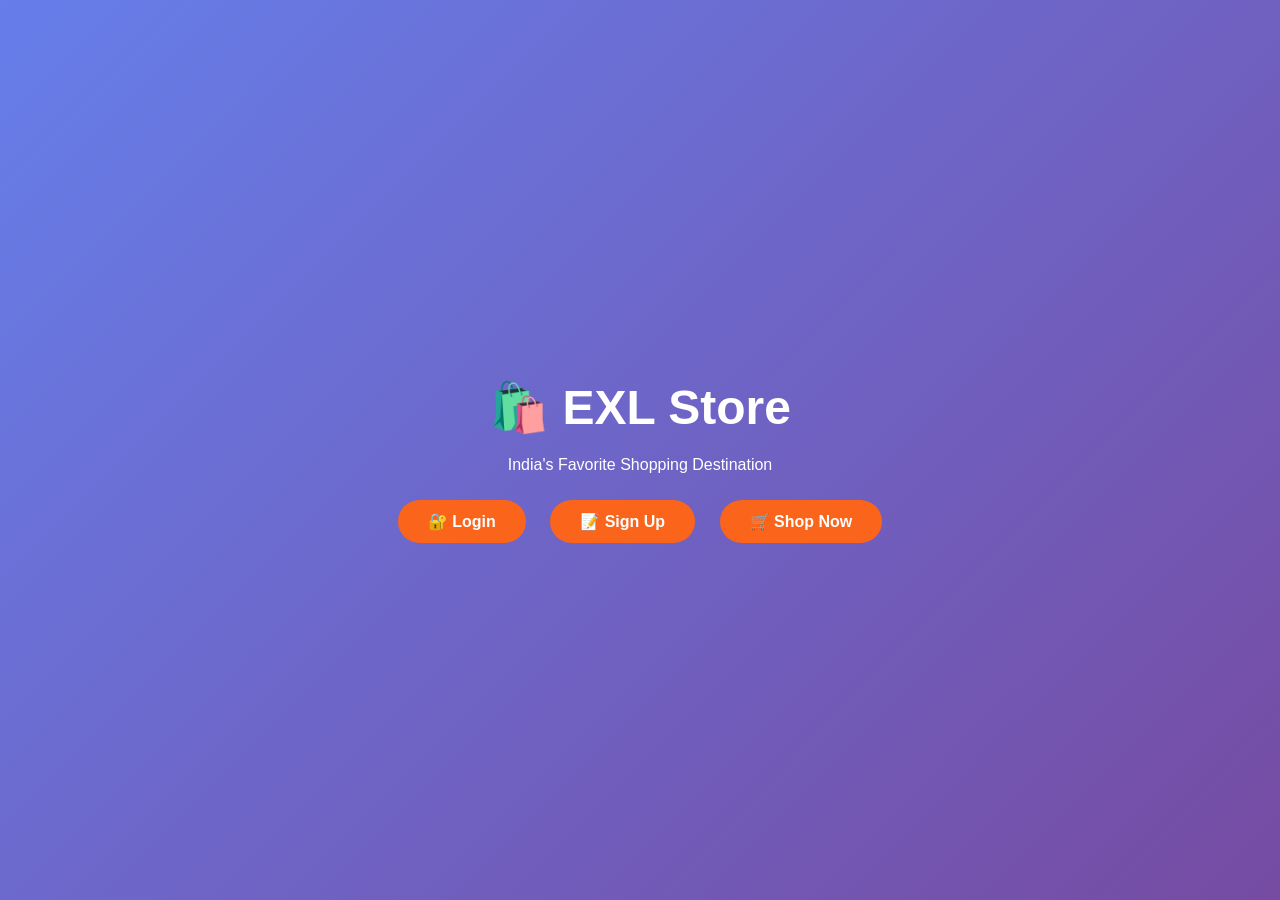
<file: index.html>
<!DOCTYPE html>
<html lang="en">
<head>
    <meta charset="UTF-8">
    <meta name="viewport" content="width=device-width, initial-scale=1.0">
    <title>EXL Store</title>
    <style>
        body {
            font-family: 'Segoe UI', Arial, sans-serif;
            display: flex;
            justify-content: center;
            align-items: center;
            height: 100vh;
            margin: 0;
            background: linear-gradient(135deg, #667eea 0%, #764ba2 100%);
            color: white;
        }
        .container { text-align: center; }
        h1 { font-size: 48px; margin-bottom: 20px; }
        .btn {
            display: inline-block;
            background: #fb641b;
            color: white;
            padding: 12px 30px;
            border-radius: 30px;
            text-decoration: none;
            font-weight: bold;
            margin: 10px;
        }
    </style>
</head>
<body>
    <div class="container">
        <h1>🛍️ EXL Store</h1>
        <p>India's Favorite Shopping Destination</p>
        <div>
            <a href="/login.html" class="btn">🔐 Login</a>
            <a href="/signup.html" class="btn">📝 Sign Up</a>
            <a href="/main.html" class="btn">🛒 Shop Now</a>
        </div>
    </div>
</body>
</html>
</file>
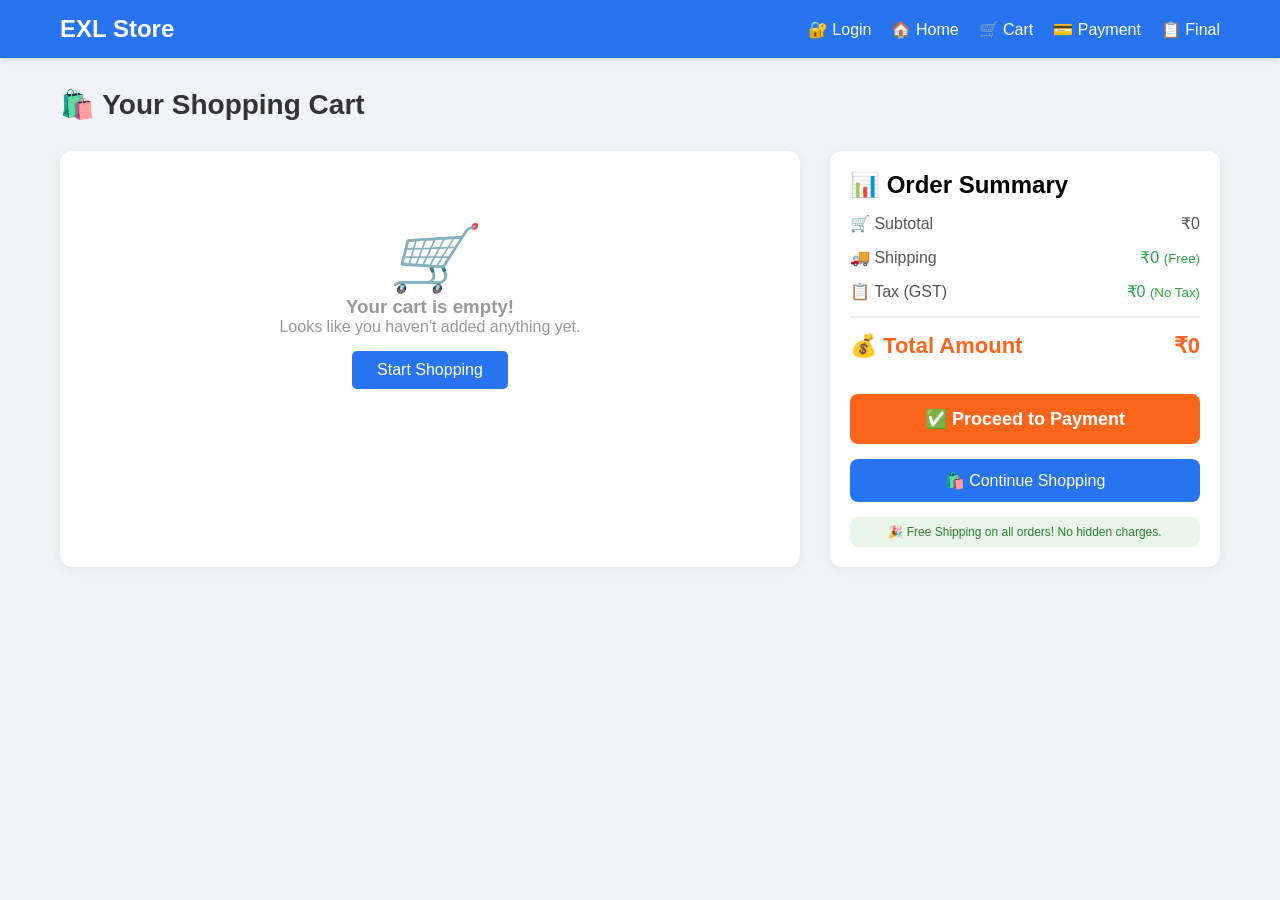
<file: cart.html>
<!DOCTYPE html>
<html lang="en">
<head>
    <meta charset="UTF-8">
    <meta name="viewport" content="width=device-width, initial-scale=1.0">
    <title>EXL Store - Cart</title>
    <link rel="stylesheet" href="cart.css">
    <style>
        .quantity-control {
            display: flex;
            align-items: center;
            gap: 10px;
            margin-top: 5px;
        }
        .qty-btn {
            width: 28px;
            height: 28px;
            border-radius: 50%;
            background: #2874f0;
            color: white;
            border: none;
            cursor: pointer;
            font-weight: bold;
            font-size: 16px;
            transition: 0.2s;
        }
        .qty-btn:hover {
            background: #1f5cd6;
            transform: scale(1.05);
        }
        .qty-value {
            font-weight: bold;
            min-width: 35px;
            text-align: center;
            font-size: 16px;
        }
        .cart-item {
            display: flex;
            justify-content: space-between;
            align-items: center;
            padding: 15px 0;
            border-bottom: 1px solid #eee;
            flex-wrap: wrap;
            gap: 10px;
        }
        .item-info {
            flex: 2;
        }
        .remove-btn {
            background: #ff6b6b;
            color: white;
            border: none;
            padding: 8px 20px;
            border-radius: 5px;
            cursor: pointer;
            transition: 0.2s;
        }
        .remove-btn:hover {
            background: #ff5252;
        }
        .empty-cart {
            text-align: center;
            padding: 50px;
            color: #999;
        }
        .empty-cart i {
            font-size: 64px;
            margin-bottom: 20px;
            color: #ddd;
        }
        .summary-row {
            display: flex;
            justify-content: space-between;
            margin: 15px 0;
            font-size: 16px;
        }
        .summary-row.total {
            font-weight: bold;
            font-size: 22px;
            border-top: 2px solid #eee;
            padding-top: 15px;
            margin-top: 15px;
            color: #fb641b;
        }
        .checkout-btn {
            width: 100%;
            background: #fb641b;
            color: white;
            border: none;
            padding: 14px;
            border-radius: 8px;
            font-size: 18px;
            font-weight: bold;
            cursor: pointer;
            margin-top: 20px;
            transition: 0.2s;
        }
        .checkout-btn:hover {
            background: #f85a0e;
            transform: translateY(-2px);
        }
        .continue-btn {
            display: block;
            text-align: center;
            background: #2874f0;
            color: white;
            text-decoration: none;
            padding: 12px;
            border-radius: 8px;
            margin-top: 15px;
            transition: 0.2s;
        }
        .continue-btn:hover {
            background: #1f5cd6;
        }
        .free-shipping-badge {
            background: #e8f5e9;
            color: #2e7d32;
            padding: 8px 12px;
            border-radius: 8px;
            font-size: 12px;
            text-align: center;
            margin-top: 15px;
        }
    </style>
</head>
<body>
    <header>
        <div class="container">
            <div class="header-content">
                <div class="logo">EXL Store</div>
                <div class="nav-links">
                    <a href="login.html">🔐 Login</a>
                    <a href="main.html">🏠 Home</a>
                    <a href="cart.html">🛒 Cart</a>
                    <a href="payment.html">💳 Payment</a>
                    <a href="final.html">📋 Final</a>
                </div>
            </div>
        </div>
    </header>

    <div class="container">
        <h1 class="page-title">🛍️ Your Shopping Cart</h1>
        <div class="cart-wrapper">
            <div class="cart-items" id="cartItems"></div>
            <div class="cart-summary">
                <h2>📊 Order Summary</h2>
                <div class="summary-row">
                    <span>🛒 Subtotal</span>
                    <span id="subtotal">₹0</span>
                </div>
                <div class="summary-row">
                    <span>🚚 Shipping</span>
                    <span style="color: #28a745;">₹0 <small>(Free)</small></span>
                </div>
                <div class="summary-row">
                    <span>📋 Tax (GST)</span>
                    <span style="color: #28a745;">₹0 <small>(No Tax)</small></span>
                </div>
                <div class="summary-row total">
                    <span>💰 Total Amount</span>
                    <span id="total">₹0</span>
                </div>
                <button class="checkout-btn" onclick="checkout()">✅ Proceed to Payment</button>
                <a href="main.html" class="continue-btn">🛍️ Continue Shopping</a>
                <div class="free-shipping-badge">
                    🎉 Free Shipping on all orders! No hidden charges.
                </div>
            </div>
        </div>
    </div>

    <script>
        let cart = JSON.parse(localStorage.getItem('cart')) || [];

        function updateQuantity(index, delta) {
            let newQty = (cart[index].quantity || 1) + delta;
            if (newQty < 1) newQty = 1;
            cart[index].quantity = newQty;
            localStorage.setItem('cart', JSON.stringify(cart));
            displayCart();
        }

        function displayCart() {
            let container = document.getElementById('cartItems');
            if(cart.length === 0) {
                container.innerHTML = `
                    <div class="empty-cart">
                        <i>🛒</i>
                        <h3>Your cart is empty!</h3>
                        <p>Looks like you haven't added anything yet.</p>
                        <a href="main.html" style="display: inline-block; margin-top: 15px; background: #2874f0; color: white; padding: 10px 25px; border-radius: 5px; text-decoration: none;">Start Shopping</a>
                    </div>
                `;
                document.getElementById('subtotal').innerText = '₹0';
                document.getElementById('total').innerText = '₹0';
                return;
            }
            
            let html = '';
            let subtotal = 0;
            
            cart.forEach((item, index) => {
                let qty = item.quantity || 1;
                let itemTotal = item.price * qty;
                subtotal += itemTotal;
                html += `
                    <div class="cart-item">
                        <div class="item-info">
                            <h3>${item.name}</h3>
                            <div class="quantity-control">
                                <button class="qty-btn" onclick="updateQuantity(${index}, -1)">−</button>
                                <span class="qty-value">${qty}</span>
                                <button class="qty-btn" onclick="updateQuantity(${index}, 1)">+</button>
                            </div>
                            <div class="item-price">₹${itemTotal.toLocaleString()}</div>
                        </div>
                        <button class="remove-btn" onclick="removeItem(${index})">🗑️ Remove</button>
                    </div>
                `;
            });
            
            container.innerHTML = html;
            
            // NO TAX, NO SHIPPING - Sirf subtotal = total
            let total = subtotal;
            
            document.getElementById('subtotal').innerHTML = `₹${subtotal.toLocaleString()}`;
            document.getElementById('total').innerHTML = `₹${total.toLocaleString()}`;
        }

        function removeItem(index) {
            cart.splice(index, 1);
            localStorage.setItem('cart', JSON.stringify(cart));
            displayCart();
        }

        function checkout() {
            if(cart.length > 0) {
                window.location.href = 'payment.html';
            } else {
                alert('Your cart is empty! Add some products first.');
            }
        }

        displayCart();
    </script>
</body>
</html>
</file>
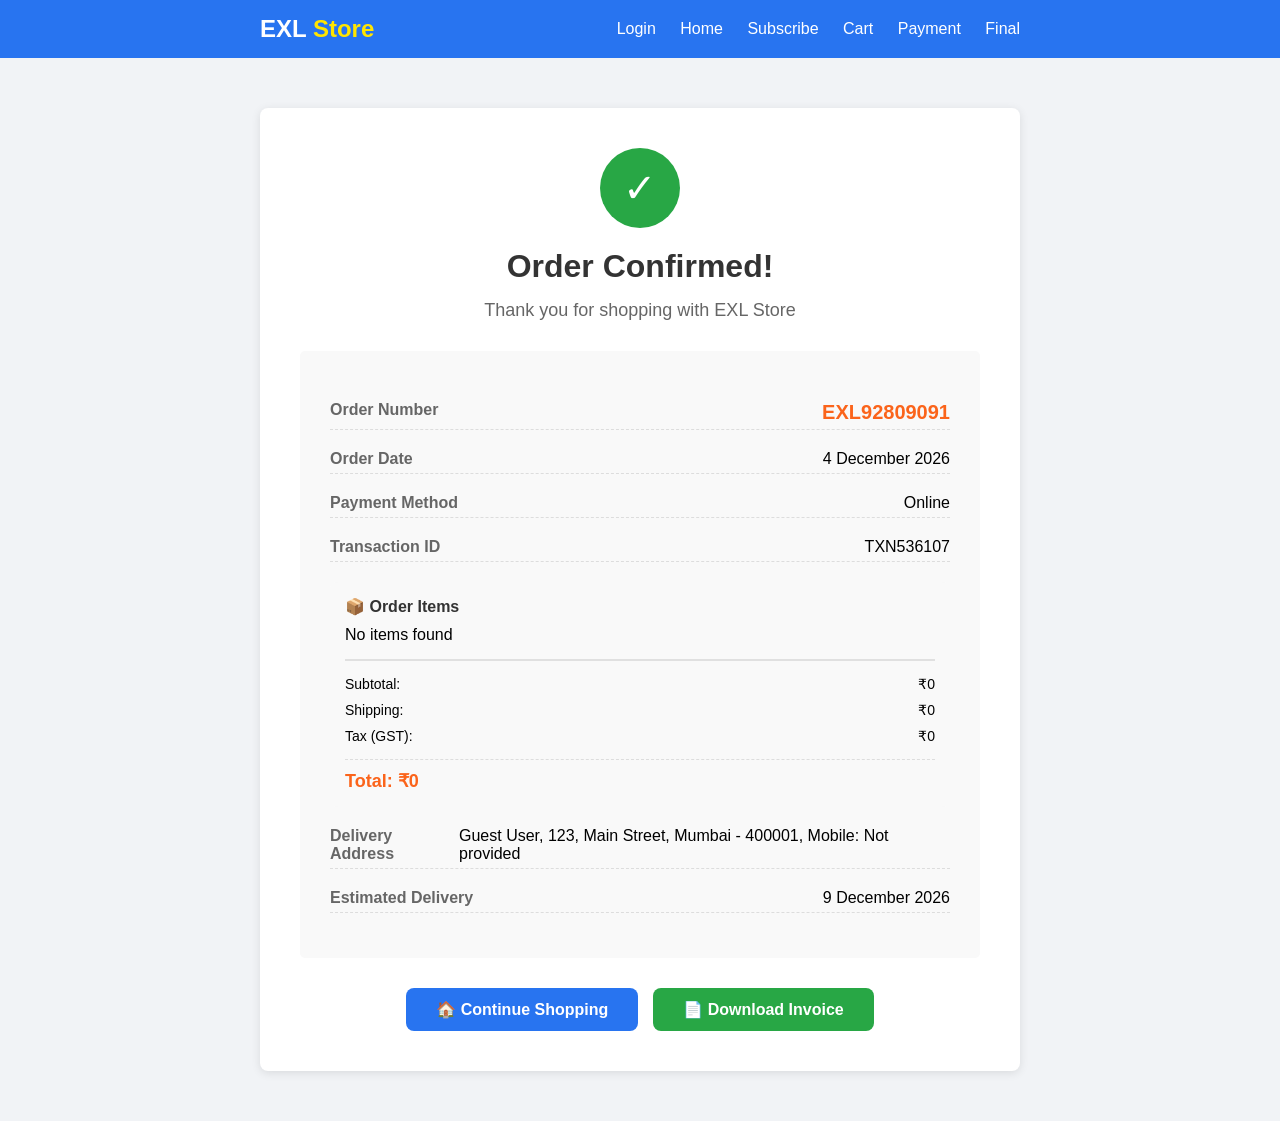
<file: final.html>
<!DOCTYPE html>
<html lang="en">
<head>
    <meta charset="UTF-8">
    <meta name="viewport" content="width=device-width, initial-scale=1.0">
    <title>EXL Store - Order Confirmation</title>
    <style>
        * {
            margin: 0;
            padding: 0;
            box-sizing: border-box;
            font-family: 'Segoe UI', Arial, sans-serif;
        }
        body {
            background: #f1f3f6;
        }
        .container {
            max-width: 800px;
            margin: 0 auto;
            padding: 0 20px;
        }
        header {
            background: #2874f0;
            color: white;
            padding: 15px 0;
        }
        .header-content {
            display: flex;
            justify-content: space-between;
            align-items: center;
        }
        .logo {
            font-size: 24px;
            font-weight: bold;
        }
        .logo span {
            color: #ffe500;
        }
        .nav-links a {
            color: white;
            text-decoration: none;
            margin-left: 20px;
        }
        .confirmation-box {
            background: white;
            border-radius: 8px;
            padding: 40px;
            text-align: center;
            margin: 50px 0;
            box-shadow: 0 2px 10px rgba(0,0,0,0.1);
        }
        .success-icon {
            width: 80px;
            height: 80px;
            background: #28a745;
            color: white;
            border-radius: 50%;
            display: flex;
            align-items: center;
            justify-content: center;
            font-size: 40px;
            margin: 0 auto 20px;
        }
        .order-title {
            font-size: 32px;
            color: #333;
            margin-bottom: 15px;
        }
        .order-message {
            color: #666;
            margin-bottom: 30px;
            font-size: 18px;
        }
        .order-details {
            background: #f9f9f9;
            border-radius: 5px;
            padding: 30px;
            margin: 30px 0;
            text-align: left;
        }
        .detail-row {
            display: flex;
            justify-content: space-between;
            margin: 15px 0;
            padding: 5px 0;
            border-bottom: 1px dashed #ddd;
        }
        .detail-label {
            color: #666;
            font-weight: bold;
        }
        .detail-value {
            color: #333;
            font-weight: bold;
        }
        .button-group {
            display: flex;
            gap: 15px;
            justify-content: center;
            margin-top: 20px;
            flex-wrap: wrap;
        }
        .home-btn, .invoice-btn {
            background: #2874f0;
            color: white;
            border: none;
            padding: 12px 30px;
            border-radius: 8px;
            font-size: 16px;
            font-weight: bold;
            cursor: pointer;
            text-decoration: none;
            display: inline-block;
            transition: 0.3s;
        }
        .invoice-btn {
            background: #28a745;
        }
        .home-btn:hover {
            background: #1f5cd6;
        }
        .invoice-btn:hover {
            background: #218838;
            transform: translateY(-2px);
        }
        .order-number {
            color: #fb641b;
            font-size: 20px;
            font-weight: bold;
        }
        .order-items {
            margin-top: 20px;
            background: #f9f9f9;
            border-radius: 8px;
            padding: 15px;
        }
        .order-items-title {
            font-weight: bold;
            margin-bottom: 10px;
            color: #333;
        }
        .order-item {
            display: flex;
            justify-content: space-between;
            padding: 8px 0;
            border-bottom: 1px solid #eee;
            font-size: 14px;
        }
        .order-item:last-child {
            border-bottom: none;
        }
        .item-name {
            color: #555;
        }
        .item-price {
            color: #2874f0;
            font-weight: bold;
        }
        .order-summary {
            margin-top: 15px;
            padding-top: 10px;
            border-top: 2px solid #e0e0e0;
        }
        .summary-line {
            display: flex;
            justify-content: space-between;
            padding: 5px 0;
            font-size: 14px;
        }
        .summary-total {
            font-weight: bold;
            font-size: 18px;
            color: #fb641b;
            margin-top: 10px;
            padding-top: 10px;
            border-top: 1px dashed #ddd;
        }
    </style>
</head>
<body>
    <header>
        <div class="container">
            <div class="header-content">
                <div class="logo">EXL <span>Store</span></div>
                <div class="nav-links">
                    <a href="login.html">Login</a>
                    <a href="main.html">Home</a>
                    <a href="subscription.html">Subscribe</a>
                    <a href="cart.html">Cart</a>
                    <a href="payment.html">Payment</a>
                    <a href="final.html">Final</a>
                </div>
            </div>
        </div>
    </header>

    <div class="container">
        <div class="confirmation-box">
            <div class="success-icon">✓</div>
            <h1 class="order-title">Order Confirmed!</h1>
            <p class="order-message">Thank you for shopping with EXL Store</p>
            
            <div class="order-details" id="orderDetails"></div>

            <div class="button-group">
                <a href="main.html" class="home-btn">🏠 Continue Shopping</a>
                <button class="invoice-btn" onclick="generateInvoice()">📄 Download Invoice</button>
            </div>
        </div>
    </div>

    <script>
        let lastPayment = JSON.parse(localStorage.getItem('lastPayment')) || {};
        let lastCart = JSON.parse(localStorage.getItem('lastCart')) || [];

        function generateInvoice() {
            // Save current order data to localStorage for invoice page
            localStorage.setItem('invoiceData', JSON.stringify({
                orderNumber: lastPayment.orderNumber || 'EXL' + Date.now(),
                orderDate: new Date().toLocaleString(),
                paymentMethod: lastPayment.method || 'Online',
                transactionId: lastPayment.transactionId || 'TXN' + Date.now(),
                totalAmount: lastPayment.amount || '₹0',
                customerName: lastPayment.address?.fullName || localStorage.getItem('userName') || 'Guest',
                customerMobile: lastPayment.address?.mobile || localStorage.getItem('userMobile') || 'Not provided',
                customerAddress: lastPayment.address?.address || '123, Main Street, Mumbai',
                customerCity: lastPayment.address?.city || localStorage.getItem('userCity') || 'Mumbai',
                customerState: lastPayment.address?.state || localStorage.getItem('userState') || 'Maharashtra',
                customerPincode: lastPayment.address?.pincode || localStorage.getItem('userPincode') || '400001',
                items: lastCart,
                subtotal: calculateSubtotal(),
                shipping: 0,
                tax: 0
            }));
            
            // Open invoice page in new tab
            window.open('invoice.html', '_blank');
        }

        function calculateSubtotal() {
            let subtotal = 0;
            lastCart.forEach(item => {
                let qty = item.quantity || 1;
                subtotal += item.price * qty;
            });
            return subtotal;
        }

        function displayOrderDetails() {
            let orderNumber = lastPayment.orderNumber || 'EXL' + Math.floor(Math.random() * 10000) + Date.now().toString().slice(-4);
            let orderDate = new Date().toLocaleDateString('en-IN', { day: 'numeric', month: 'long', year: 'numeric' });
            let paymentMethod = lastPayment.method || 'Online';
            let transactionId = lastPayment.transactionId || 'TXN' + Math.floor(Math.random() * 1000000);
            let totalAmount = lastPayment.amount || '₹0';
            
            let address = lastPayment.address || {};
            let customerName = address.fullName || localStorage.getItem('userName') || 'Guest User';
            let customerMobile = address.mobile || localStorage.getItem('userMobile') || 'Not provided';
            let customerAddress = address.address || '123, Main Street, Mumbai - 400001';
            
            let deliveryDate = new Date();
            deliveryDate.setDate(deliveryDate.getDate() + 5);
            
            let itemsHtml = '';
            let subtotal = 0;
            
            if (lastCart && lastCart.length > 0) {
                lastCart.forEach(item => {
                    let quantity = item.quantity || 1;
                    let itemTotal = item.price * quantity;
                    subtotal += itemTotal;
                    itemsHtml += `
                        <div class="order-item">
                            <span class="item-name">${item.name} ${quantity > 1 ? `(x${quantity})` : ''}</span>
                            <span class="item-price">₹${itemTotal.toLocaleString()}</span>
                        </div>
                    `;
                });
            }
            
            let shipping = 0;
            let tax = 0;
            let total = subtotal;
            
            let detailsHtml = `
                <div class="detail-row">
                    <span class="detail-label">Order Number</span>
                    <span class="order-number">${orderNumber}</span>
                </div>
                <div class="detail-row">
                    <span class="detail-label">Order Date</span>
                    <span>${orderDate}</span>
                </div>
                <div class="detail-row">
                    <span class="detail-label">Payment Method</span>
                    <span>${paymentMethod}</span>
                </div>
                <div class="detail-row">
                    <span class="detail-label">Transaction ID</span>
                    <span>${transactionId}</span>
                </div>
                
                <div class="order-items">
                    <div class="order-items-title">📦 Order Items</div>
                    ${itemsHtml || '<p>No items found</p>'}
                    <div class="order-summary">
                        <div class="summary-line">
                            <span>Subtotal:</span>
                            <span>₹${subtotal.toLocaleString()}</span>
                        </div>
                        <div class="summary-line">
                            <span>Shipping:</span>
                            <span>₹0</span>
                        </div>
                        <div class="summary-line">
                            <span>Tax (GST):</span>
                            <span>₹0</span>
                        </div>
                        <div class="summary-total">
                            <span>Total:</span>
                            <span>₹${total.toLocaleString()}</span>
                        </div>
                    </div>
                </div>
                
                <div class="detail-row">
                    <span class="detail-label">Delivery Address</span>
                    <span>${customerName}, ${customerAddress}, Mobile: ${customerMobile}</span>
                </div>
                <div class="detail-row">
                    <span class="detail-label">Estimated Delivery</span>
                    <span>${deliveryDate.toLocaleDateString('en-IN', { day: 'numeric', month: 'long', year: 'numeric' })}</span>
                </div>
            `;
            
            document.getElementById('orderDetails').innerHTML = detailsHtml;
        }

        displayOrderDetails();
        
        // Clear cart after showing
        setTimeout(() => {
            localStorage.removeItem('cart');
        }, 1000);
    </script>
</body>
</html>
</file>
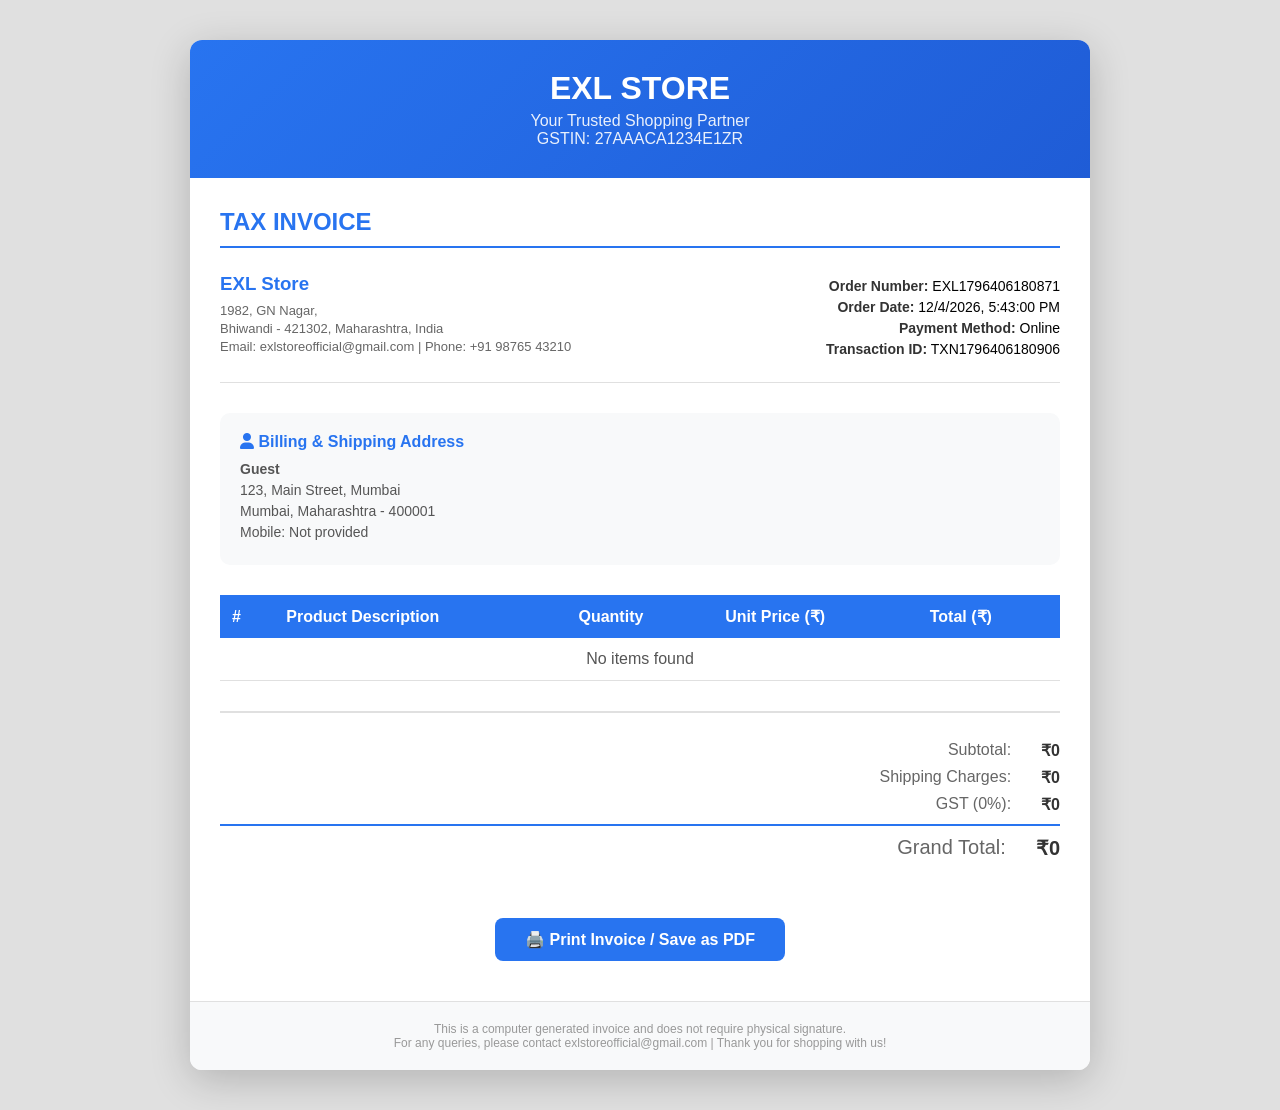
<file: invoice.html>
<!DOCTYPE html>
<html lang="en">
<head>
    <meta charset="UTF-8">
    <meta name="viewport" content="width=device-width, initial-scale=1.0">
    <title>EXL Store - Tax Invoice</title>
    <style>
        * {
            margin: 0;
            padding: 0;
            box-sizing: border-box;
            font-family: 'Segoe UI', Arial, sans-serif;
        }
        body {
            background: #e0e0e0;
            padding: 40px 20px;
        }
        .invoice-container {
            max-width: 900px;
            margin: 0 auto;
            background: white;
            border-radius: 12px;
            box-shadow: 0 10px 40px rgba(0,0,0,0.2);
            overflow: hidden;
        }
        .invoice-header {
            background: linear-gradient(135deg, #2874f0 0%, #1f5cd6 100%);
            color: white;
            padding: 30px;
            text-align: center;
        }
        .invoice-header h1 {
            font-size: 32px;
            margin-bottom: 5px;
        }
        .invoice-header p {
            opacity: 0.9;
        }
        .invoice-body {
            padding: 30px;
        }
        .invoice-title {
            font-size: 24px;
            font-weight: bold;
            color: #2874f0;
            border-bottom: 2px solid #2874f0;
            padding-bottom: 10px;
            margin-bottom: 25px;
        }
        .company-info {
            display: flex;
            justify-content: space-between;
            margin-bottom: 30px;
            padding-bottom: 20px;
            border-bottom: 1px solid #e0e0e0;
            flex-wrap: wrap;
            gap: 20px;
        }
        .company-details h3 {
            color: #2874f0;
            margin-bottom: 8px;
        }
        .company-details p {
            color: #666;
            font-size: 13px;
            margin: 3px 0;
        }
        .order-info {
            text-align: right;
        }
        .order-info p {
            margin: 5px 0;
            font-size: 14px;
        }
        .order-info strong {
            color: #333;
        }
        .customer-info {
            background: #f8f9fa;
            padding: 20px;
            border-radius: 10px;
            margin-bottom: 30px;
        }
        .customer-info h4 {
            color: #2874f0;
            margin-bottom: 10px;
        }
        .customer-info p {
            margin: 5px 0;
            color: #555;
            font-size: 14px;
        }
        .items-table {
            width: 100%;
            border-collapse: collapse;
            margin-bottom: 30px;
        }
        .items-table th {
            background: #2874f0;
            color: white;
            padding: 12px;
            text-align: left;
            font-weight: 600;
        }
        .items-table td {
            padding: 12px;
            border-bottom: 1px solid #e0e0e0;
            color: #555;
        }
        .items-table .total-row {
            background: #f8f9fa;
            font-weight: bold;
        }
        .summary {
            text-align: right;
            margin-top: 20px;
            padding-top: 20px;
            border-top: 2px solid #e0e0e0;
        }
        .summary-line {
            display: flex;
            justify-content: flex-end;
            gap: 30px;
            margin: 8px 0;
        }
        .summary-line span:first-child {
            color: #666;
        }
        .summary-line span:last-child {
            font-weight: bold;
            color: #333;
        }
        .grand-total {
            font-size: 20px;
            color: #fb641b;
            margin-top: 10px;
            padding-top: 10px;
            border-top: 2px solid #2874f0;
        }
        .footer {
            text-align: center;
            padding: 20px;
            background: #f8f9fa;
            font-size: 12px;
            color: #999;
            border-top: 1px solid #e0e0e0;
        }
        .print-btn {
            background: #2874f0;
            color: white;
            border: none;
            padding: 12px 30px;
            border-radius: 8px;
            font-size: 16px;
            font-weight: bold;
            cursor: pointer;
            margin: 20px 30px;
            display: inline-block;
            transition: 0.3s;
        }
        .print-btn:hover {
            background: #1f5cd6;
            transform: translateY(-2px);
        }
        .button-container {
            text-align: center;
            background: white;
            padding-bottom: 20px;
        }
        @media print {
            body {
                background: white;
                padding: 0;
            }
            .print-btn {
                display: none;
            }
            .button-container {
                display: none;
            }
            .invoice-container {
                box-shadow: none;
                border-radius: 0;
            }
        }
    </style>
</head>
<body>
    <div class="invoice-container">
        <div class="invoice-header">
            <h1>EXL STORE</h1>
            <p>Your Trusted Shopping Partner</p>
            <p>GSTIN: 27AAACA1234E1ZR</p>
        </div>
        
        <div class="invoice-body" id="invoiceBody">
            <div class="invoice-title">TAX INVOICE</div>
            
            <div class="company-info">
                <div class="company-details">
                    <h3>EXL Store</h3>
                    <p>1982, GN Nagar,</p>
                    <p>Bhiwandi - 421302, Maharashtra, India</p>
                    <p>Email: exlstoreofficial@gmail.com | Phone: +91 98765 43210</p>
                </div>
                <div class="order-info" id="orderInfo">
                    <!-- Dynamic order info will be inserted here -->
                </div>
            </div>
            
            <div class="customer-info" id="customerInfo">
                <!-- Dynamic customer info will be inserted here -->
            </div>
            
            <table class="items-table" id="itemsTable">
                <thead>
                    <tr>
                        <th>#</th>
                        <th>Product Description</th>
                        <th>Quantity</th>
                        <th>Unit Price (₹)</th>
                        <th>Total (₹)</th>
                    </tr>
                </thead>
                <tbody id="itemsBody">
                    <!-- Dynamic items will be inserted here -->
                </tbody>
            </table>
            
            <div class="summary" id="summary">
                <!-- Dynamic summary will be inserted here -->
            </div>
        </div>
        
        <div class="button-container">
            <button class="print-btn" onclick="window.print()">🖨️ Print Invoice / Save as PDF</button>
        </div>
        
        <div class="footer">
            <p>This is a computer generated invoice and does not require physical signature.</p>
            <p>For any queries, please contact exlstoreofficial@gmail.com | Thank you for shopping with us!</p>
        </div>
    </div>

    <script>
        // Get invoice data from localStorage
        let invoiceData = JSON.parse(localStorage.getItem('invoiceData')) || {};
        
        // If no data, try to get from lastPayment
        if (!invoiceData.orderNumber) {
            let lastPayment = JSON.parse(localStorage.getItem('lastPayment')) || {};
            let lastCart = JSON.parse(localStorage.getItem('lastCart')) || [];
            invoiceData = {
                orderNumber: lastPayment.orderNumber || 'EXL' + Date.now(),
                orderDate: new Date().toLocaleString(),
                paymentMethod: lastPayment.method || 'Online',
                transactionId: lastPayment.transactionId || 'TXN' + Date.now(),
                totalAmount: lastPayment.amount || '₹0',
                customerName: lastPayment.address?.fullName || localStorage.getItem('userName') || 'Guest',
                customerMobile: lastPayment.address?.mobile || localStorage.getItem('userMobile') || 'Not provided',
                customerAddress: lastPayment.address?.address || '123, Main Street, Mumbai',
                customerCity: lastPayment.address?.city || localStorage.getItem('userCity') || 'Mumbai',
                customerState: lastPayment.address?.state || localStorage.getItem('userState') || 'Maharashtra',
                customerPincode: lastPayment.address?.pincode || localStorage.getItem('userPincode') || '400001',
                items: lastCart,
                subtotal: 0
            };
            // Calculate subtotal
            invoiceData.subtotal = 0;
            invoiceData.items.forEach(item => {
                let qty = item.quantity || 1;
                invoiceData.subtotal += item.price * qty;
            });
        }
        
        // Calculate totals
        let subtotal = invoiceData.subtotal || 0;
        let shipping = 0;
        let tax = 0;
        let grandTotal = subtotal;
        
        // Display Order Info
        document.getElementById('orderInfo').innerHTML = `
            <p><strong>Order Number:</strong> ${invoiceData.orderNumber}</p>
            <p><strong>Order Date:</strong> ${invoiceData.orderDate}</p>
            <p><strong>Payment Method:</strong> ${invoiceData.paymentMethod}</p>
            <p><strong>Transaction ID:</strong> ${invoiceData.transactionId}</p>
        `;
        
        // Display Customer Info
        document.getElementById('customerInfo').innerHTML = `
            <h4><i class="fas fa-user"></i> Billing & Shipping Address</h4>
            <p><strong>${invoiceData.customerName}</strong></p>
            <p>${invoiceData.customerAddress}</p>
            <p>${invoiceData.customerCity}, ${invoiceData.customerState} - ${invoiceData.customerPincode}</p>
            <p>Mobile: ${invoiceData.customerMobile}</p>
        `;
        
        // Display Items
        let itemsHtml = '';
        let slNo = 1;
        invoiceData.items.forEach(item => {
            let qty = item.quantity || 1;
            let total = item.price * qty;
            itemsHtml += `
                <tr>
                    <td>${slNo}</td>
                    <td>${item.name}</td>
                    <td>${qty}</td>
                    <td>₹${item.price.toLocaleString()}</td>
                    <td>₹${total.toLocaleString()}</td>
                </tr>
            `;
            slNo++;
        });
        
        document.getElementById('itemsBody').innerHTML = itemsHtml || '<tr><td colspan="5" style="text-align:center;">No items found</td></tr>';
        
        // Display Summary
        document.getElementById('summary').innerHTML = `
            <div class="summary-line">
                <span>Subtotal:</span>
                <span>₹${subtotal.toLocaleString()}</span>
            </div>
            <div class="summary-line">
                <span>Shipping Charges:</span>
                <span>₹0</span>
            </div>
            <div class="summary-line">
                <span>GST (0%):</span>
                <span>₹0</span>
            </div>
            <div class="summary-line grand-total">
                <span>Grand Total:</span>
                <span>₹${grandTotal.toLocaleString()}</span>
            </div>
        `;
        
        // Add Font Awesome for icons (optional)
        if (!document.querySelector('link[href*="font-awesome"]')) {
            const link = document.createElement('link');
            link.rel = 'stylesheet';
            link.href = 'https://cdnjs.cloudflare.com/ajax/libs/font-awesome/6.0.0-beta3/css/all.min.css';
            document.head.appendChild(link);
        }
    </script>
</body>
</html>
</file>
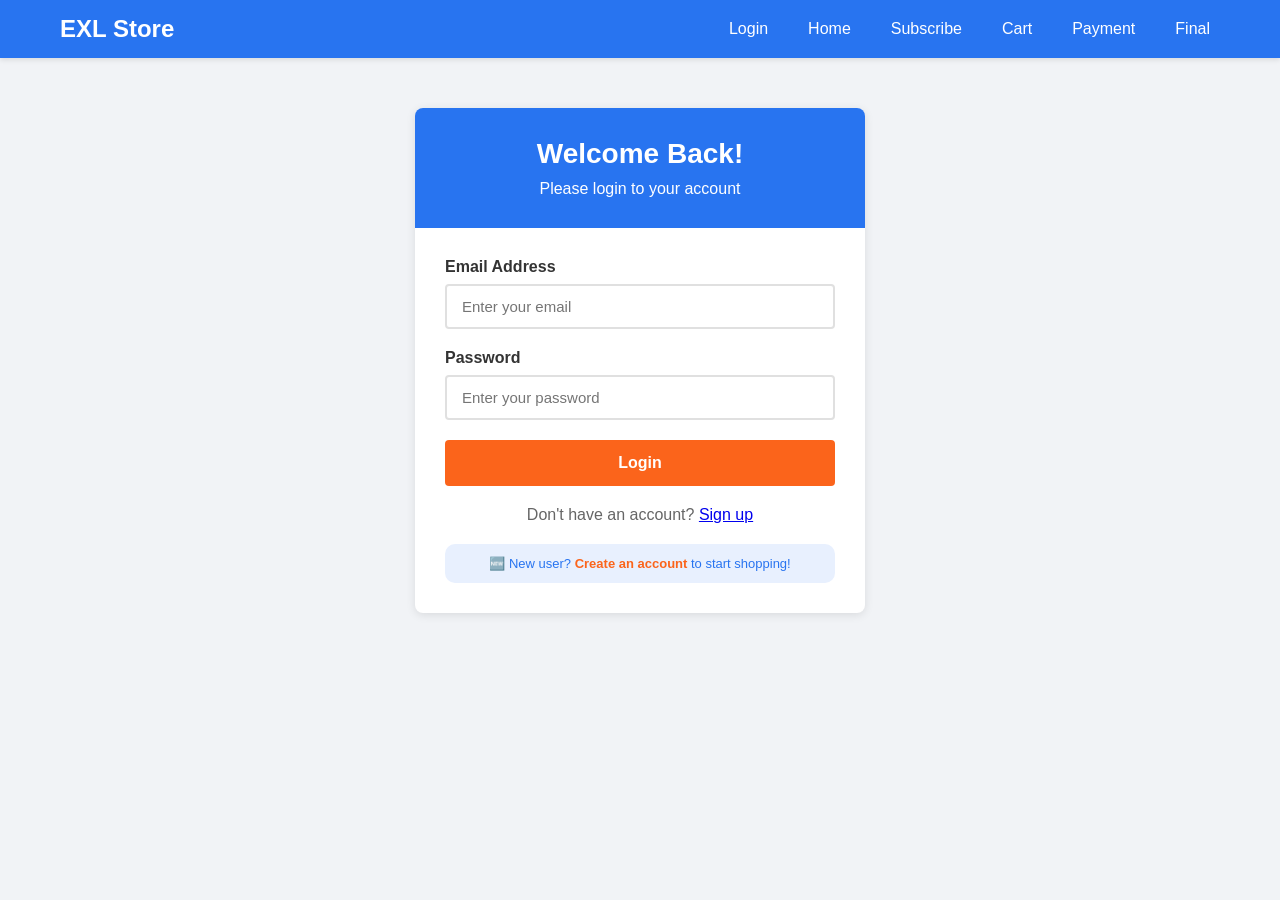
<file: login.html>
<!DOCTYPE html>
<html lang="en">
<head>
    <meta charset="UTF-8">
    <meta name="viewport" content="width=device-width, initial-scale=1.0">
    <title>EXL Store - Login</title>
    <link rel="stylesheet" href="login.css">
    <style>
        .info-text {
            margin-top: 20px;
            padding: 12px;
            background: #e8f0fe;
            border-radius: 10px;
            font-size: 13px;
            text-align: center;
            color: #2874f0;
        }
        .info-text a {
            color: #fb641b;
            text-decoration: none;
            font-weight: bold;
        }
        .info-text a:hover {
            text-decoration: underline;
        }
    </style>
</head>
<body>
    <header>
        <div class="container">
            <div class="header-content">
                <div class="logo">EXL Store</div>
                <div class="nav-links" id="navLinks">
                    <a href="login.html">Login</a>
                    <a href="main.html">Home</a>
                    <a href="subscription.html">Subscribe</a>
                    <a href="cart.html">Cart</a>
                    <a href="payment.html">Payment</a>
                    <a href="final.html">Final</a>
                </div>
            </div>
        </div>
    </header>

    <div class="container">
        <div class="login-container" id="loginContainer"></div>
    </div>

    <script>
        const API_URL = 'https://my-exl-store.onrender.com/api';
        
        function updateHeader() {
            let navLinks = document.getElementById('navLinks');
            let isLoggedIn = localStorage.getItem('isLoggedIn');
            let userEmail = localStorage.getItem('userEmail');
            
            if(isLoggedIn === 'true' && userEmail) {
                let shortEmail = userEmail.split('@')[0];
                navLinks.innerHTML = `
                    <div class="user-info">
                        <span>👤 ${shortEmail}</span>
                        <button class="logout-btn" onclick="logout()">Logout</button>
                    </div>
                    <a href="main.html">Home</a>
                    <a href="subscription.html">Subscribe</a>
                    <a href="cart.html">Cart</a>
                    <a href="payment.html">Payment</a>
                    <a href="final.html">Final</a>
                `;
            } else {
                navLinks.innerHTML = `
                    <a href="login.html">Login</a>
                    <a href="main.html">Home</a>
                    <a href="subscription.html">Subscribe</a>
                    <a href="cart.html">Cart</a>
                    <a href="payment.html">Payment</a>
                    <a href="final.html">Final</a>
                `;
            }
        }

        function showLoginForm() {
            let container = document.getElementById('loginContainer');
            let isLoggedIn = localStorage.getItem('isLoggedIn');

            if(isLoggedIn === 'true') {
                window.location.href = 'main.html';
                return;
            }

            container.innerHTML = `
                <div class="login-header">
                    <h2>Welcome Back!</h2>
                    <p>Please login to your account</p>
                </div>
                <div class="login-form">
                    <div class="error-message-global" id="globalError"></div>
                    <div class="success-message" id="successMessage"></div>
                    <form id="loginForm">
                        <div class="form-group">
                            <label>Email Address</label>
                            <input type="email" id="email" placeholder="Enter your email">
                            <div class="error-message" id="emailError">Please enter a valid email with @</div>
                        </div>
                        <div class="form-group">
                            <label>Password</label>
                            <input type="password" id="password" placeholder="Enter your password">
                            <div class="error-message" id="passwordError">Password cannot be empty</div>
                        </div>
                        <button type="submit" class="login-btn" id="loginBtn">Login</button>
                    </form>
                    <div class="login-footer">
                        <p>Don't have an account? <a href="signup.html">Sign up</a></p>
                    </div>
                    <div class="info-text">
                        🆕 New user? <a href="signup.html">Create an account</a> to start shopping!
                    </div>
                </div>
            `;
            
            document.getElementById('loginForm').addEventListener('submit', handleLogin);
        }

        async function handleLogin(event) {
            event.preventDefault();
            
            document.getElementById('globalError').classList.remove('show');
            document.getElementById('successMessage').classList.remove('show');
            
            let email = document.getElementById('email').value;
            let password = document.getElementById('password').value;
            
            // Clear previous errors
            document.getElementById('emailError').classList.remove('show');
            document.getElementById('passwordError').classList.remove('show');
            document.getElementById('email').classList.remove('error');
            document.getElementById('password').classList.remove('error');
            
            let isValid = true;
            
            // Validate email
            if(!email || !email.includes('@')) {
                document.getElementById('emailError').classList.add('show');
                document.getElementById('email').classList.add('error');
                isValid = false;
            }
            
            // Validate password
            if(!password || password.trim() === '') {
                document.getElementById('passwordError').classList.add('show');
                document.getElementById('password').classList.add('error');
                isValid = false;
            }
            
            if(!isValid) return;
            
            const loginBtn = document.getElementById('loginBtn');
            const originalText = loginBtn.innerHTML;
            loginBtn.disabled = true;
            loginBtn.innerHTML = '<span class="loading-spinner"></span> Logging in...';
            
            try {
                const response = await fetch(`${API_URL}/login`, {
                    method: 'POST',
                    headers: { 'Content-Type': 'application/json' },
                    body: JSON.stringify({ email, password })
                });
                
                const data = await response.json();
                
                if (data.success) {
                    // SAVE ALL USER DATA
                    localStorage.setItem('userEmail', data.user.email);
                    localStorage.setItem('userId', data.user.id);
                    localStorage.setItem('userName', data.user.name);
                    localStorage.setItem('userMobile', data.user.mobile || '');
                    localStorage.setItem('userCity', data.user.city || 'Mumbai');
                    localStorage.setItem('userState', data.user.state || 'Maharashtra');
                    localStorage.setItem('userPincode', data.user.pincode || '400001');
                    localStorage.setItem('userAddress', JSON.stringify({
                        fullName: data.user.name,
                        mobile: data.user.mobile || '',
                        city: data.user.city || 'Mumbai',
                        state: data.user.state || 'Maharashtra',
                        pincode: data.user.pincode || '400001',
                        address: data.user.address || ''
                    }));
                    localStorage.setItem('isLoggedIn', 'true');
                    
                    const successMsg = document.getElementById('successMessage');
                    successMsg.innerHTML = '✅ Login successful! Redirecting...';
                    successMsg.classList.add('show');
                    
                    updateHeader();
                    
                    setTimeout(() => {
                        window.location.href = 'main.html';
                    }, 1500);
                } else {
                    const globalError = document.getElementById('globalError');
                    globalError.innerHTML = '❌ ' + (data.message || 'Invalid email or password');
                    globalError.classList.add('show');
                    loginBtn.disabled = false;
                    loginBtn.innerHTML = originalText;
                }
            } catch (error) {
                const globalError = document.getElementById('globalError');
                globalError.innerHTML = '❌ Network error! Make sure backend is running on http://localhost:3000';
                globalError.classList.add('show');
                loginBtn.disabled = false;
                loginBtn.innerHTML = originalText;
            }
        }

        function logout() {
            localStorage.removeItem('userEmail');
            localStorage.removeItem('userId');
            localStorage.removeItem('userName');
            localStorage.removeItem('userMobile');
            localStorage.removeItem('userCity');
            localStorage.removeItem('userState');
            localStorage.removeItem('userPincode');
            localStorage.removeItem('userAddress');
            localStorage.removeItem('isLoggedIn');
            localStorage.removeItem('cart');
            localStorage.removeItem('lastPayment');
            localStorage.removeItem('lastOrder');
            updateHeader();
            showLoginForm();
        }

        window.onload = function() {
            updateHeader();
            showLoginForm();
        }
    </script>
</body>
</html>
</file>
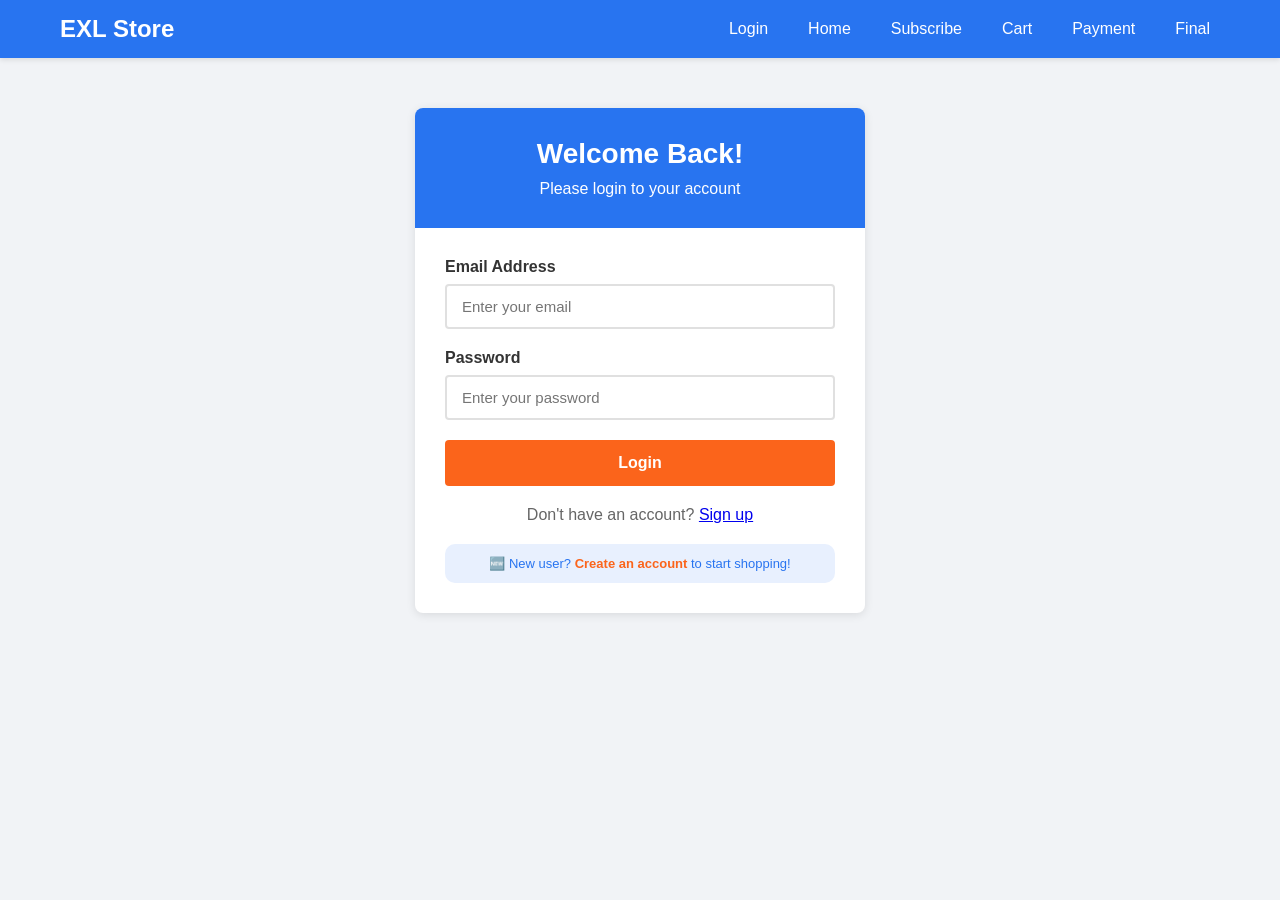
<file: main.html>
<!DOCTYPE html>
<html lang="en">
<head>
    <meta charset="UTF-8">
    <meta name="viewport" content="width=device-width, initial-scale=1.0">
    <title>EXL Store - Home</title>
    <link rel="stylesheet" href="main.css">
    <style>
        /* PROFESSIONAL QUANTITY SELECTOR  */
        .qty-selector {
            display: flex;
            align-items: center;
            justify-content: space-between;
            background: #f5f7fa;
            border-radius: 30px;
            padding: 4px;
            margin: 12px 0;
            border: 1px solid #e8ecef;
            transition: all 0.2s ease;
        }
        .qty-selector.disabled {
            opacity: 0.6;
            background: #e9ecef;
        }
        .qty-selector:hover {
            border-color: #2874f0;
            box-shadow: 0 2px 8px rgba(40,116,240,0.1);
        }
        .qty-btn {
            width: 34px;
            height: 34px;
            border-radius: 50%;
            background: white;
            color: #2874f0;
            border: none;
            font-size: 20px;
            font-weight: bold;
            cursor: pointer;
            transition: all 0.2s ease;
            display: flex;
            align-items: center;
            justify-content: center;
            box-shadow: 0 1px 3px rgba(0,0,0,0.08);
        }
        .qty-btn:disabled {
            opacity: 0.5;
            cursor: not-allowed;
            background: #e9ecef;
            color: #adb5bd;
        }
        .qty-btn:hover:not(:disabled) {
            background: #2874f0;
            color: white;
            transform: scale(1.05);
        }
        .qty-btn:active {
            transform: scale(0.95);
        }
        .qty-value {
            font-size: 16px;
            font-weight: 600;
            min-width: 40px;
            text-align: center;
            color: #1a1a2e;
            font-family: 'Segoe UI', monospace;
        }
        
        /* ========== PROFESSIONAL ADD TO CART BUTTON ========== */
        .add-to-cart {
            width: 100%;
            background: linear-gradient(135deg, #fb641b 0%, #f85a0e 100%);
            color: white;
            border: none;
            padding: 10px;
            border-radius: 30px;
            font-weight: 700;
            font-size: 13px;
            letter-spacing: 0.5px;
            cursor: pointer;
            transition: all 0.3s ease;
            display: flex;
            align-items: center;
            justify-content: center;
            gap: 8px;
        }
        .add-to-cart:hover {
            transform: translateY(-2px);
            box-shadow: 0 4px 12px rgba(251,100,27,0.3);
        }
        .add-to-cart.added {
            background: linear-gradient(135deg, #28a745 0%, #218838 100%);
            cursor: not-allowed;
            opacity: 0.8;
        }
        .add-to-cart.added:hover {
            transform: none;
            box-shadow: none;
        }
        
        /* ========== FILTER BUTTON - LEFT BOTTOM PROFESSIONAL ========== */
        .filter-fab {
            position: fixed;
            bottom: 30px;
            left: 30px;
            width: 56px;
            height: 56px;
            border-radius: 50%;
            background: linear-gradient(135deg, #2874f0 0%, #1a5cd8 100%);
            color: white;
            border: none;
            cursor: pointer;
            box-shadow: 0 4px 15px rgba(0,0,0,0.25);
            z-index: 1000;
            display: flex;
            align-items: center;
            justify-content: center;
            transition: all 0.3s ease;
            font-size: 22px;
        }
        .filter-fab:hover {
            transform: scale(1.08);
            box-shadow: 0 6px 20px rgba(0,0,0,0.3);
        }
        
        /* ========== FILTER SIDEBAR ========== */
        .filter-sidebar {
            position: fixed;
            top: 0;
            left: -350px;
            width: 350px;
            height: 100vh;
            background: white;
            z-index: 1002;
            transition: left 0.3s ease;
            box-shadow: 2px 0 15px rgba(0,0,0,0.15);
            overflow-y: auto;
            padding: 20px;
        }
        .filter-sidebar.open {
            left: 0;
        }
        
        .filter-overlay {
            position: fixed;
            top: 0;
            left: 0;
            width: 100%;
            height: 100%;
            background: rgba(0,0,0,0.5);
            z-index: 1001;
            display: none;
        }
        .filter-overlay.active {
            display: block;
        }
        
        .sidebar-header {
            display: flex;
            justify-content: space-between;
            align-items: center;
            padding-bottom: 15px;
            border-bottom: 2px solid #2874f0;
            margin-bottom: 20px;
        }
        .sidebar-header h3 {
            font-size: 20px;
            color: #333;
            margin: 0;
        }
        .sidebar-header button {
            background: none;
            border: none;
            color: #2874f0;
            cursor: pointer;
            font-size: 14px;
            font-weight: 600;
        }
        .filter-close {
            position: absolute;
            top: 15px;
            right: 15px;
            background: none;
            border: none;
            font-size: 24px;
            cursor: pointer;
            color: #999;
        }
        .filter-close:hover {
            color: #ff6b6b;
        }
        
        .filter-section {
            margin-bottom: 25px;
            border-bottom: 1px solid #f0f0f0;
            padding-bottom: 20px;
        }
        .filter-section-title {
            font-weight: 600;
            margin-bottom: 15px;
            color: #333;
            font-size: 15px;
        }
        .price-inputs {
            display: flex;
            gap: 10px;
            margin-bottom: 15px;
        }
        .price-input {
            flex: 1;
        }
        .price-input label {
            font-size: 12px;
            color: #878787;
            display: block;
            margin-bottom: 5px;
        }
        .price-input input {
            width: 100%;
            padding: 10px;
            border: 1px solid #e0e0e0;
            border-radius: 8px;
            font-size: 13px;
        }
        .apply-price-btn {
            width: 100%;
            background: #2874f0;
            color: white;
            border: none;
            padding: 10px;
            border-radius: 8px;
            cursor: pointer;
            font-size: 14px;
            font-weight: 600;
            transition: 0.2s;
        }
        .apply-price-btn:hover {
            background: #1f5cd6;
        }
        .category-list {
            list-style: none;
        }
        .category-list li {
            padding: 10px 0;
            cursor: pointer;
            color: #666;
            font-size: 14px;
            transition: 0.2s;
            border-bottom: 1px solid #f5f5f5;
        }
        .category-list li:hover {
            color: #2874f0;
            padding-left: 5px;
        }
        .category-list li.active {
            color: #2874f0;
            font-weight: 600;
        }
        
        .discount-select {
            width: 100%;
            padding: 10px;
            border-radius: 8px;
            border: 1px solid #e0e0e0;
            font-size: 14px;
            background: white;
        }
        
        /* ========== LIVE TOAST NOTIFICATION ========== */
        .live-toast {
            position: fixed;
            bottom: 20px;
            right: 20px;
            background: linear-gradient(135deg, #1e293b 0%, #0f172a 100%);
            color: white;
            border-radius: 12px;
            padding: 14px 22px;
            box-shadow: 0 10px 30px rgba(0,0,0,0.3);
            z-index: 9999;
            animation: slideInRight 0.4s ease;
            font-size: 14px;
            display: flex;
            align-items: center;
            gap: 14px;
            border-left: 5px solid #f59e0b;
            max-width: 350px;
            backdrop-filter: blur(8px);
        }
        @keyframes slideInRight {
            from {
                transform: translateX(100%);
                opacity: 0;
            }
            to {
                transform: translateX(0);
                opacity: 1;
            }
        }
        @keyframes fadeOut {
            from {
                opacity: 1;
                transform: translateX(0);
            }
            to {
                opacity: 0;
                transform: translateX(100%);
            }
        }
        .live-toast i {
            font-size: 24px;
            color: #f59e0b;
        }
        .live-toast strong {
            color: #f59e0b;
        }
        .live-toast .time-ago {
            font-size: 10px;
            color: #94a3b8;
            margin-top: 4px;
        }
        
        @media (max-width: 768px) {
            .filter-sidebar {
                width: 280px;
            }
            .filter-fab {
                bottom: 20px;
                left: 20px;
                width: 48px;
                height: 48px;
                font-size: 18px;
            }
            .qty-btn {
                width: 30px;
                height: 30px;
                font-size: 18px;
            }
            .live-toast {
                bottom: 15px;
                right: 15px;
                left: 15px;
                max-width: none;
                padding: 12px 16px;
                font-size: 12px;
            }
        }
    </style>
</head>
<body>
    <header>
        <div class="container">
            <div class="header-content">
                <div class="logo">EXL <span>Store</span></div>
                <div class="search-bar">
                    <input type="text" id="searchInput" placeholder="Search products...">
                    <button onclick="searchProducts()">🔍 Search</button>
                </div>
                <div class="nav-links" id="navLinks"></div>
            </div>
        </div>
    </header>

    <!-- Category Bar -->
    <div class="categories-bar">
        <div class="container">
            <div class="categories" id="categories">
                <div class="category-item active" data-cat="all">🛍️ All</div>
                <div class="category-item" data-cat="mobiles">📱 Mobiles</div>
                <div class="category-item" data-cat="fashion">👕 Fashion</div>
                <div class="category-item" data-cat="beauty">🧴 Beauty</div>
                <div class="category-item" data-cat="gadgets">🎧 Gadgets</div>
                <div class="category-item" data-cat="appliances">🔌 Appliances</div>
            </div>
        </div>
    </div>

    <div class="container">
        <div class="banner">
            <h1>🔥 Great Indian Sale 🔥</h1>
            <p>Up to 70% off + Extra 10% for Members | Free Shipping on all orders</p>
        </div>

        <!-- PRODUCTS GRID -->
        <div class="product-grid" id="productGrid"></div>
    </div>

    <!-- FILTER BUTTON -->
    <button class="filter-fab" onclick="toggleFilter()">
        <i class="fas fa-sliders-h"></i>
    </button>

    <!-- FILTER SIDEBAR -->
    <div class="filter-overlay" id="filterOverlay" onclick="closeFilter()"></div>
    <div class="filter-sidebar" id="filterSidebar">
        <button class="filter-close" onclick="closeFilter()">✕</button>
        
        <div class="sidebar-header">
            <h3><i class="fas fa-filter"></i> Filters</h3>
            <button onclick="clearAllFilters()">Clear All</button>
        </div>

        <div class="filter-section">
            <div class="filter-section-title">💰 Price Range</div>
            <div class="price-inputs">
                <div class="price-input">
                    <label>Min (₹)</label>
                    <input type="number" id="minPrice" placeholder="0" value="0" step="100">
                </div>
                <div class="price-input">
                    <label>Max (₹)</label>
                    <input type="number" id="maxPrice" placeholder="150000" value="150000" step="100">
                </div>
            </div>
            <button class="apply-price-btn" onclick="applyPriceFilter()">Apply</button>
        </div>

        <div class="filter-section">
            <div class="filter-section-title">📂 Categories</div>
            <ul class="category-list" id="categoryFilterList">
                <li data-cat="all" class="active">All Products</li>
                <li data-cat="mobiles">📱 Mobiles & Tablets</li>
                <li data-cat="fashion">👕 Fashion</li>
                <li data-cat="beauty">💄 Beauty & Personal Care</li>
                <li data-cat="gadgets">🎧 Gadgets & Electronics</li>
                <li data-cat="appliances">🔌 Home Appliances</li>
            </ul>
        </div>

        <div class="filter-section">
            <div class="filter-section-title">🏷️ Discount</div>
            <select id="discountFilter" class="discount-select" onchange="applyDiscountFilter()">
                <option value="0">All Discounts</option>
                <option value="10">10% and above</option>
                <option value="20">20% and above</option>
                <option value="30">30% and above</option>
                <option value="40">40% and above</option>
                <option value="50">50% and above</option>
                <option value="60">60% and above</option>
                <option value="70">70% and above</option>
            </select>
        </div>
    </div>

    <footer>
        <div class="container">
            <div class="copyright">
                © 2026 EXL Store. All rights reserved. | India's Favorite Shopping Destination
            </div>
        </div>
    </footer>

    <link rel="stylesheet" href="https://cdnjs.cloudflare.com/ajax/libs/font-awesome/6.0.0-beta3/css/all.min.css">

    <script>
        // ========== 50 PRODUCTS ==========
        let allProducts = [
            { id: 1, name: "Samsung Galaxy S23", category: "mobiles", price: 64999, original: 74999, image: "https://images.unsplash.com/photo-1610945415295-d9bbf067e59c?w=400", brand: "Samsung" },
            { id: 2, name: "iPhone 15 Pro", category: "mobiles", price: 134900, original: 149900, image: "https://images.unsplash.com/photo-1695048133142-1a20484d2569?w=400", brand: "Apple" },
            { id: 3, name: "OnePlus 12", category: "mobiles", price: 64999, original: 69999, image: "https://tse1.mm.bing.net/th/id/OIP.uN5mBwzrbp8e59oxl33mbwHaHa?pid=Api&P=0&h=180", brand: "OnePlus" },
            { id: 4, name: "Google Pixel 8", category: "mobiles", price: 75999, original: 79999, image: "https://tse1.mm.bing.net/th/id/OIP.DFRyNvBSaG6iHW_CthuARgHaJN?pid=Api&P=0&h=180", brand: "Google" },
            { id: 5, name: "Xiaomi 14 Pro", category: "mobiles", price: 59999, original: 64999, image: "https://tse1.mm.bing.net/th/id/OIP.9WQgckQPsksVfP_R0S2lkAHaHa?pid=Api&P=0&h=180", brand: "Xiaomi" },
            { id: 6, name: "Nothing Phone 2", category: "mobiles", price: 44999, original: 49999, image: "https://tse3.mm.bing.net/th/id/OIP.BRZ91pZ1ZyRCiL2Sg-OBnAHaHT?pid=Api&P=0&h=180", brand: "Nothing" },
            { id: 7, name: "Motorola Edge 40", category: "mobiles", price: 29999, original: 34999, image: "https://tse1.mm.bing.net/th/id/OIP.xR3AraGJhNK29ZD1zRKMfwHaJe?pid=Api&P=0&h=180", brand: "Motorola" },
            { id: 8, name: "Vivo X100 Pro", category: "mobiles", price: 54999, original: 59999, image: "https://tse4.mm.bing.net/th/id/OIP.h-QayYc0R-9ujHYNtGJQzwHaHa?pid=Api&P=0&h=180", brand: "Vivo" },
            { id: 9, name: "Oppo Find N3", category: "mobiles", price: 84999, original: 89999, image: "https://tse2.mm.bing.net/th/id/OIP.papsa7K-Z0VjTmZhJlG8OQHaFj?pid=Api&P=0&h=180", brand: "Oppo" },
            { id: 10, name: "Realme GT 5", category: "mobiles", price: 42999, original: 47999, image: "https://tse4.mm.bing.net/th/id/OIP.4TikGkme-9T7OBGLeh4e8AHaEK?pid=Api&P=0&h=180", brand: "Realme" },
            { id: 11, name: "Levi's Men Jeans", category: "fashion", price: 1799, original: 2999, image: "https://images.unsplash.com/photo-1542272604-787c3835535d?w=400", brand: "Levi's" },
            { id: 12, name: "US Polo T-Shirt", category: "fashion", price: 899, original: 1499, image: "https://images.unsplash.com/photo-1521572163474-6864f9cf17ab?w=400", brand: "US Polo" },
            { id: 13, name: "Peter England Shirt", category: "fashion", price: 1299, original: 2199, image: "https://tse4.mm.bing.net/th/id/OIP.K6yIjQ3H1_fpgMOSqv1A8wHaI0?pid=Api&P=0&h=180", brand: "Peter England" },
            { id: 14, name: "Nike Air Max", category: "fashion", price: 5499, original: 6999, image: "https://images.unsplash.com/photo-1542291026-7eec264c27ff?w=400", brand: "Nike" },
            { id: 15, name: "Adidas Ultraboost", category: "fashion", price: 4999, original: 5999, image: "https://images.unsplash.com/photo-1556909211-36987daf7b4d?w=400", brand: "Adidas" },
            { id: 16, name: "Women's Silk Saree", category: "fashion", price: 1999, original: 3999, image: "https://tse1.mm.bing.net/th/id/OIP.bDdt99F4ISg5BLh8j-DtYQHaEG?pid=Api&P=0&h=180", brand: "Manyavar" },
            { id: 17, name: "Women's Cotton Kurti", category: "fashion", price: 799, original: 1499, image: "https://images.unsplash.com/photo-1618354691373-d851c5c3a990?w=400", brand: "Biba" },
            { id: 18, name: "Women's Jeans", category: "fashion", price: 1299, original: 2299, image: "https://images.unsplash.com/photo-1541099649105-f69ad21f3246?w=400", brand: "Levi's" },
            { id: 19, name: "Women's Top", category: "fashion", price: 599, original: 999, image: "https://tse1.mm.bing.net/th/id/OIP.Rh3r1dJeBEufalm7tEi9dgHaJ3?pid=Api&P=0&h=180", brand: "Zara" },
            { id: 20, name: "Leather Handbag", category: "fashion", price: 1499, original: 2999, image: "https://tse1.mm.bing.net/th/id/OIP.iN4j03FZ4LMx-F7VuiYX_gHaIt?pid=Api&P=0&h=180", brand: "Lavie" },
            { id: 21, name: "Face Wash", category: "beauty", price: 299, original: 499, image: "https://tse3.mm.bing.net/th/id/OIP.lKzch_efmRiGGrOhUeZ3gwAAAA?pid=Api&P=0&h=180", brand: "Garnier" },
            { id: 22, name: "Moisturizer Cream", category: "beauty", price: 449, original: 699, image: "https://tse3.mm.bing.net/th/id/OIP.o2axbiDudmn8E3oaE00o4wHaHa?pid=Api&P=0&h=180", brand: "Cetaphil" },
            { id: 23, name: "Face Cream", category: "beauty", price: 199, original: 299, image: "https://tse4.mm.bing.net/th/id/OIP.AhOYp8J0sQI_usVaT_6QjAHaHa?pid=Api&P=0&h=180", brand: "Nivea" },
            { id: 24, name: "Lip Balm", category: "beauty", price: 149, original: 249, image: "https://images.unsplash.com/photo-1556228720-195a672e8a03?w=400", brand: "Garnier" },
            { id: 25, name: "Sunscreen", category: "beauty", price: 399, original: 599, image: "https://tse4.mm.bing.net/th/id/OIP.LPoYZsMNXSigB8jVjrVFmwHaHa?pid=Api&P=0&h=180", brand: "Lakme" },
            { id: 26, name: "Foundation", category: "beauty", price: 599, original: 899, image: "https://tse4.mm.bing.net/th/id/OIP.enSJxVuzzCpUngmwqt0S8QHaHa?pid=Api&P=0&h=180", brand: "Lakme" },
            { id: 27, name: "Lipstick", category: "beauty", price: 449, original: 699, image: "https://tse3.mm.bing.net/th/id/OIP.MiRZCoSobyK_8a7XiBfaXwHaHa?pid=Api&P=0&h=180", brand: "Maybelline" },
            { id: 28, name: "Shampoo", category: "beauty", price: 399, original: 599, image: "https://tse4.mm.bing.net/th/id/OIP.AWk68Vn5fdXOIJlAKGtSHQHaHa?pid=Api&P=0&h=180", brand: "L'Oreal" },
            { id: 29, name: "Body Wash", category: "beauty", price: 349, original: 499, image: "https://tse1.mm.bing.net/th/id/OIP.wZw3AKKyU1SODz9SIN85PwHaHa?pid=Api&P=0&h=180", brand: "Dove" },
            { id: 30, name: "Face Serum", category: "beauty", price: 799, original: 1299, image: "https://tse1.mm.bing.net/th/id/OIP.C0PBrn5UwT8-dSKuI_-lvwHaHa?pid=Api&P=0&h=180", brand: "Ponds" },
            { id: 31, name: "Wireless Headphones", category: "gadgets", price: 1999, original: 3999, image: "https://images.unsplash.com/photo-1505740420928-5e560c06d30e?w=400", brand: "boAt" },
            { id: 32, name: "Smart Watch", category: "gadgets", price: 2999, original: 5999, image: "https://images.unsplash.com/photo-1523275335684-37898b6baf30?w=400", brand: "Noise" },
            { id: 33, name: "Bluetooth Speaker", category: "gadgets", price: 3499, original: 5999, image: "https://images.unsplash.com/photo-1608043152269-423dbba4e7e1?w=400", brand: "JBL" },
            { id: 34, name: "Power Bank", category: "gadgets", price: 1499, original: 2499, image: "https://tse4.mm.bing.net/th/id/OIP.RppXV3LogGQlg5iD5Zf6MwHaHa?pid=Api&P=0&h=180", brand: "Mi" },
            { id: 35, name: "USB Pendrive", category: "gadgets", price: 599, original: 999, image: "https://tse1.mm.bing.net/th/id/OIP.UnCleF5pUmCbak151C334QHaGN?pid=Api&P=0&h=180", brand: "SanDisk" },
            { id: 36, name: "Wireless Mouse", category: "gadgets", price: 799, original: 1299, image: "https://images.unsplash.com/photo-1527864550417-7fd91fc51a46?w=400", brand: "Logitech" },
            { id: 37, name: "Gaming Keyboard", category: "gadgets", price: 2999, original: 4999, image: "https://images.unsplash.com/photo-1587829741301-dc798b83add3?w=400", brand: "Zebronics" },
            { id: 38, name: "Printer", category: "gadgets", price: 7499, original: 9999, image: "https://tse1.mm.bing.net/th/id/OIP.hS1pr69DlFY9LTrZGrCN-QHaEG?pid=Api&P=0&h=180", brand: "Canon" },
            { id: 39, name: "Action Camera", category: "gadgets", price: 29999, original: 35999, image: "https://tse3.mm.bing.net/th/id/OIP.1vM7T3nEYdWT4ydyzZ5zygHaFW?pid=Api&P=0&h=180", brand: "GoPro" },
            { id: 40, name: "Drone", category: "gadgets", price: 54999, original: 59999, image: "https://images.unsplash.com/photo-1473968512647-3e447244af8f?w=400", brand: "DJI" },
            { id: 41, name: "Mixer Grinder", category: "appliances", price: 2799, original: 3999, image: "https://tse3.mm.bing.net/th/id/OIP.-1JGM3VPa-miUs142z5nzAHaEl?pid=Api&P=0&h=180", brand: "Bajaj" },
            { id: 42, name: "Pressure Cooker", category: "appliances", price: 1999, original: 2999, image: "https://tse1.mm.bing.net/th/id/OIP.fuZipKghSKgoiNtc7Z761QHaE0?pid=Api&P=0&h=180", brand: "Prestige" },
            { id: 43, name: "Ceiling Fan", category: "appliances", price: 2299, original: 3499, image: "https://tse2.mm.bing.net/th/id/OIP.-m7_WU8ieo86ZaCgV1W7SQHaHa?pid=Api&P=0&h=180", brand: "Havells" },
            { id: 44, name: "Refrigerator", category: "appliances", price: 25999, original: 29999, image: "https://tse2.mm.bing.net/th/id/OIP.c88-Ou9xYiWWpK00F5wIYgHaE6?pid=Api&P=0&h=180", brand: "LG" },
            { id: 45, name: "Washing Machine", category: "appliances", price: 15999, original: 21999, image: "https://tse1.mm.bing.net/th/id/OIP.ZcuAqIbXzF3Ke21tJbjrQAHaLH?pid=Api&P=0&h=180", brand: "Samsung" },
            { id: 46, name: "Microwave Oven", category: "appliances", price: 8999, original: 12999, image: "https://tse4.mm.bing.net/th/id/OIP.1766BbOQEA4H8BkjbHQK5AHaEt?pid=Api&P=0&h=180", brand: "IFB" },
            { id: 47, name: "Steam Iron", category: "appliances", price: 1299, original: 1999, image: "https://tse3.mm.bing.net/th/id/OIP.flGGNA0c8UWs8vGNFOyJ3AHaGt?pid=Api&P=0&h=180", brand: "Philips" },
            { id: 48, name: "Water Purifier", category: "appliances", price: 10999, original: 14999, image: "https://tse2.mm.bing.net/th/id/OIP._S7uwy4fOIoQDGRc2aUaIgHaHa?pid=Api&P=0&h=180", brand: "Kent" },
            { id: 49, name: "Toaster", category: "appliances", price: 1999, original: 2999, image: "https://tse4.mm.bing.net/th/id/OIP.XEZVtWGQmc8_qTxzeoixTQHaGk?pid=Api&P=0&h=180", brand: "Morphy" },
            { id: 50, name: "Vacuum Cleaner", category: "appliances", price: 3999, original: 5999, image: "https://tse2.mm.bing.net/th/id/OIP.PKRlGhHpdo75TUJ25UgxgAHaF_?pid=Api&P=0&h=180", brand: "Eureka" }
        ];

        // Helper function to format price with commas (Indian format)
        function formatIndianPrice(price) {
            return price.toLocaleString('en-IN');
        }

        let cart = JSON.parse(localStorage.getItem('cart')) || [];
        let currentCategory = 'all';
        let minPrice = 0;
        let maxPrice = 150000;
        let minDiscount = 0;
        let searchTerm = '';
        let tempQuantities = {};
        let notificationInterval = null;

        // ========== 60+ UNIQUE INDIAN NAMES ==========
        const indianNames = [
            'Rahul', 'Priya', 'Amit', 'Neha', 'Vikram', 
            'Anjali', 'Rohan', 'Sneha', 'Kunal', 'Divya',
            'Manish', 'Kavya', 'Rajesh', 'Simran', 'Arjun',
            'Pooja', 'Siddharth', 'Meera', 'Ankit', 'Agarwal',
            'Varun', 'Shreya', 'Tarun', 'Nikita', 'Gaurav',
            'Isha', 'Abhishek', 'Riya', 'Saurabh', 'Tanya',
            'Harsh', 'Swati', 'Karan', 'Preeti', 'Mohit',
            'Nidhi', 'Rishabh', 'Shivani', 'Yash', 'Sakshi',
            'Aditya', 'Shruti', 'Dhruv', 'Anushka', 'Kartik',
            'Sanya', 'Vishal', 'Rashmi', 'Nikhil', 'Karishma',
            'Pankaj', 'Raveena', 'Ayushmann', 'Kriti', 'Vicky',
            'Taapsee', 'Rajkummar', 'Bhumi', 'Nawaz', 'Alia',
            'Ranveer', 'Deepika', 'Shahid', 'Kiara', 'Sidharth'
        ];

        // 25+ Indian Cities
        const indianCities = [
            'Mumbai', 'Delhi', 'Bangalore', 'Chennai', 'Kolkata', 'Pune', 'Hyderabad', 
            'Ahmedabad', 'Jaipur', 'Lucknow', 'Nagpur', 'Indore', 'Bhopal', 'Surat', 
            'Vadodara', 'Patna', 'Thane', 'Agra', 'Nashik', 'Ranchi', 'Chandigarh',
            'Bhiwandi', 'Noida', 'Gurgaon', 'Ghaziabad', 'Faridabad', 'Meerut'
        ];

        function getRandomTimeAgo() {
            const times = ['just now', '2 min ago', '5 min ago', '10 min ago', '15 min ago', '30 min ago'];
            return times[Math.floor(Math.random() * times.length)];
        }

        function showLiveNotification(productName) {
            const randomName = indianNames[Math.floor(Math.random() * indianNames.length)];
            const randomCity = indianCities[Math.floor(Math.random() * indianCities.length)];
            const timeAgo = getRandomTimeAgo();
            
            const toast = document.createElement('div');
            toast.className = 'live-toast';
            toast.innerHTML = `
                <i class="fas fa-shopping-cart"></i>
                <div style="flex: 1;">
                    <div><strong>🔥 ${randomName}</strong> from <strong>${randomCity}</strong></div>
                    <div>purchased <strong>${productName}</strong>!</div>
                    <div class="time-ago"><i class="far fa-clock"></i> ${timeAgo}</div>
                </div>
                <i class="fas fa-bell" style="font-size: 14px; opacity: 0.7;"></i>
            `;
            document.body.appendChild(toast);
            
            setTimeout(() => {
                toast.style.animation = 'fadeOut 0.3s ease forwards';
                setTimeout(() => toast.remove(), 300);
            }, 5000);
        }

        // Start automatic notifications every 10 seconds
        function startAutomaticNotifications() {
            if (notificationInterval) clearInterval(notificationInterval);
            
            notificationInterval = setInterval(() => {
                const randomProduct = allProducts[Math.floor(Math.random() * allProducts.length)];
                showLiveNotification(randomProduct.name);
            }, 10000);
        }

        function getTempQuantity(id) { return tempQuantities[id] || 1; }
        function setTempQuantity(id, qty) { if (qty < 1) qty = 1; tempQuantities[id] = qty; }

        function updateHeader() {
            let navLinks = document.getElementById('navLinks');
            let isLoggedIn = localStorage.getItem('isLoggedIn');
            let userEmail = localStorage.getItem('userEmail');
            
            if(isLoggedIn === 'true' && userEmail) {
                let shortEmail = userEmail.split('@')[0];
                navLinks.innerHTML = `
                    <div class="user-info">
                        <span>👤 ${shortEmail}</span>
                        <button class="logout-btn" onclick="logout()">Logout</button>
                    </div>
                    <a href="login.html">Login</a>
                    <a href="main.html">Home</a>
                    <a href="cart.html">Cart <span class="cart-count">${cart.length}</span></a>
                    <a href="payment.html">Payment</a>
                    <a href="final.html">Final</a>
                `;
            } else {
                navLinks.innerHTML = `<a href="login.html">Login</a><a href="main.html">Home</a><a href="cart.html">Cart <span class="cart-count">${cart.length}</span></a><a href="payment.html">Payment</a><a href="final.html">Final</a>`;
            }
        }

        function logout() {
            localStorage.removeItem('userEmail');
            localStorage.removeItem('isLoggedIn');
            localStorage.removeItem('cart');
            window.location.href = 'login.html';
        }

        function toggleFilter() {
            document.getElementById('filterSidebar').classList.toggle('open');
            document.getElementById('filterOverlay').classList.toggle('active');
        }

        function closeFilter() {
            document.getElementById('filterSidebar').classList.remove('open');
            document.getElementById('filterOverlay').classList.remove('active');
        }

        function displayProducts() {
            let grid = document.getElementById('productGrid');
            grid.innerHTML = '';
            
            let filtered = currentCategory === 'all' ? allProducts : allProducts.filter(p => p.category === currentCategory);
            filtered = filtered.filter(p => p.price >= minPrice && p.price <= maxPrice);
            
            if (minDiscount > 0) {
                filtered = filtered.filter(p => {
                    let discount = Math.round(((p.original - p.price) / p.original) * 100);
                    return discount >= minDiscount;
                });
            }
            
            if (searchTerm) {
                filtered = filtered.filter(p => p.name.toLowerCase().includes(searchTerm.toLowerCase()));
            }

            if (filtered.length === 0) {
                grid.innerHTML = '<div class="no-results" style="text-align:center; padding:50px; background:white; border-radius:8px;">😕 No products found! Try adjusting filters.</div>';
                return;
            }

            filtered.forEach(p => {
                let discount = Math.round(((p.original - p.price) / p.original) * 100);
                let isInCart = cart.some(item => item.id === p.id);
                let currentQty = getTempQuantity(p.id);
                
                // FORMAT PRICES WITH COMMAS
                let formattedPrice = formatIndianPrice(p.price);
                let formattedOriginal = formatIndianPrice(p.original);
                
                let card = document.createElement('div');
                card.className = 'product-card';
                
                // Agar product cart mein hai toh quantity selector disable karo
                let qtySelectorClass = isInCart ? 'qty-selector disabled' : 'qty-selector';
                let qtyBtnDisabled = isInCart ? 'disabled' : '';
                let qtyValue = isInCart ? (cart.find(item => item.id === p.id)?.quantity || currentQty) : currentQty;
                
                card.innerHTML = `
                    <div class="product-badge">${discount}% OFF</div>
                    <img src="${p.image}" class="product-image" loading="lazy">
                    <div class="product-info">
                        <div class="product-title">${p.name}</div>
                        <div class="product-price">
                            <span class="current-price">₹${formattedPrice}</span>
                            <span class="original-price">₹${formattedOriginal}</span>
                            <span class="discount">${discount}%</span>
                        </div>
                        <div class="${qtySelectorClass}">
                            <button class="qty-btn" ${qtyBtnDisabled} onclick="event.stopPropagation(); changeQuantity(${p.id}, -1)">−</button>
                            <span class="qty-value" id="qty-${p.id}">${qtyValue}</span>
                            <button class="qty-btn" ${qtyBtnDisabled} onclick="event.stopPropagation(); changeQuantity(${p.id}, 1)">+</button>
                        </div>
                        <button class="add-to-cart ${isInCart ? 'added' : ''}" onclick="addToCartWithQuantity(${p.id}, this)" ${isInCart ? 'disabled' : ''}>
                            ${isInCart ? '✓ Added to Cart' : '🛒 Add to Cart'}
                        </button>
                    </div>
                `;
                grid.appendChild(card);
            });
        }

        function changeQuantity(productId, delta) {
            // Agar product already cart mein hai toh quantity change nahi kar sakte
            if (cart.some(item => item.id === productId)) {
                return;
            }
            let currentQty = getTempQuantity(productId);
            let newQty = currentQty + delta;
            if (newQty < 1) newQty = 1;
            setTempQuantity(productId, newQty);
            const qtySpan = document.getElementById(`qty-${productId}`);
            if (qtySpan) qtySpan.innerText = newQty;
        }

        // ========== FIXED: ADD TO CART FUNCTION - BUTTON WILL LOCK PROPERLY ==========
        function addToCartWithQuantity(productId, button) {
            let product = allProducts.find(p => p.id === productId);
            
            // Double check: agar already cart mein hai toh return
            if (cart.some(item => item.id === productId)) {
                // Agar already hai toh button disable karo
                button.classList.add('added');
                button.disabled = true;
                button.innerHTML = '✓ Added to Cart';
                return;
            }
            
            let quantityToAdd = getTempQuantity(productId);
            cart.push({ ...product, quantity: quantityToAdd });
            localStorage.setItem('cart', JSON.stringify(cart));
            
            // Button ko lock karo
            button.classList.add('added');
            button.disabled = true;
            button.innerHTML = '✓ Added to Cart';
            
            // Quantity selector ko bhi disable karne ke liye product re-render karo
            displayProducts();
            
            // Cart count update karo
            updateHeader();
        }

        function filterCategory(category, element) {
            currentCategory = category;
            document.querySelectorAll('.category-item').forEach(item => item.classList.remove('active'));
            if (element) element.classList.add('active');
            document.querySelectorAll('.category-list li').forEach(li => li.classList.remove('active'));
            document.querySelector(`.category-list li[data-cat="${category}"]`)?.classList.add('active');
            displayProducts();
            closeFilter();
        }

        function searchProducts() {
            searchTerm = document.getElementById('searchInput').value;
            displayProducts();
        }

        function applyPriceFilter() {
            minPrice = parseInt(document.getElementById('minPrice').value) || 0;
            maxPrice = parseInt(document.getElementById('maxPrice').value) || 150000;
            if (minPrice > maxPrice) [minPrice, maxPrice] = [maxPrice, minPrice];
            document.getElementById('minPrice').value = minPrice;
            document.getElementById('maxPrice').value = maxPrice;
            displayProducts();
            closeFilter();
        }

        function applyDiscountFilter() {
            minDiscount = parseInt(document.getElementById('discountFilter').value) || 0;
            displayProducts();
            closeFilter();
        }

        function clearAllFilters() {
            document.getElementById('minPrice').value = 0;
            document.getElementById('maxPrice').value = 150000;
            document.getElementById('discountFilter').value = '0';
            document.getElementById('searchInput').value = '';
            minPrice = 0;
            maxPrice = 150000;
            minDiscount = 0;
            searchTerm = '';
            currentCategory = 'all';
            
            document.querySelectorAll('.category-item').forEach(item => item.classList.remove('active'));
            document.querySelector('.category-item[data-cat="all"]').classList.add('active');
            document.querySelectorAll('.category-list li').forEach(li => li.classList.remove('active'));
            document.querySelector('.category-list li[data-cat="all"]').classList.add('active');
            
            displayProducts();
            closeFilter();
        }

        function checkLogin() {
            if (localStorage.getItem('isLoggedIn') !== 'true') window.location.href = 'login.html';
        }

        document.querySelectorAll('.category-item').forEach(item => {
            item.addEventListener('click', () => filterCategory(item.dataset.cat, item));
        });
        
        document.querySelectorAll('.category-list li').forEach(item => {
            item.addEventListener('click', () => {
                filterCategory(item.dataset.cat, item);
                closeFilter();
            });
        });

        document.getElementById('searchInput').addEventListener('keypress', (e) => {
            if (e.key === 'Enter') searchProducts();
        });

        checkLogin();
        updateHeader();
        displayProducts();
        
        // Start automatic notifications every 10 seconds
        startAutomaticNotifications();
    </script>
</body>
</html>
</file>
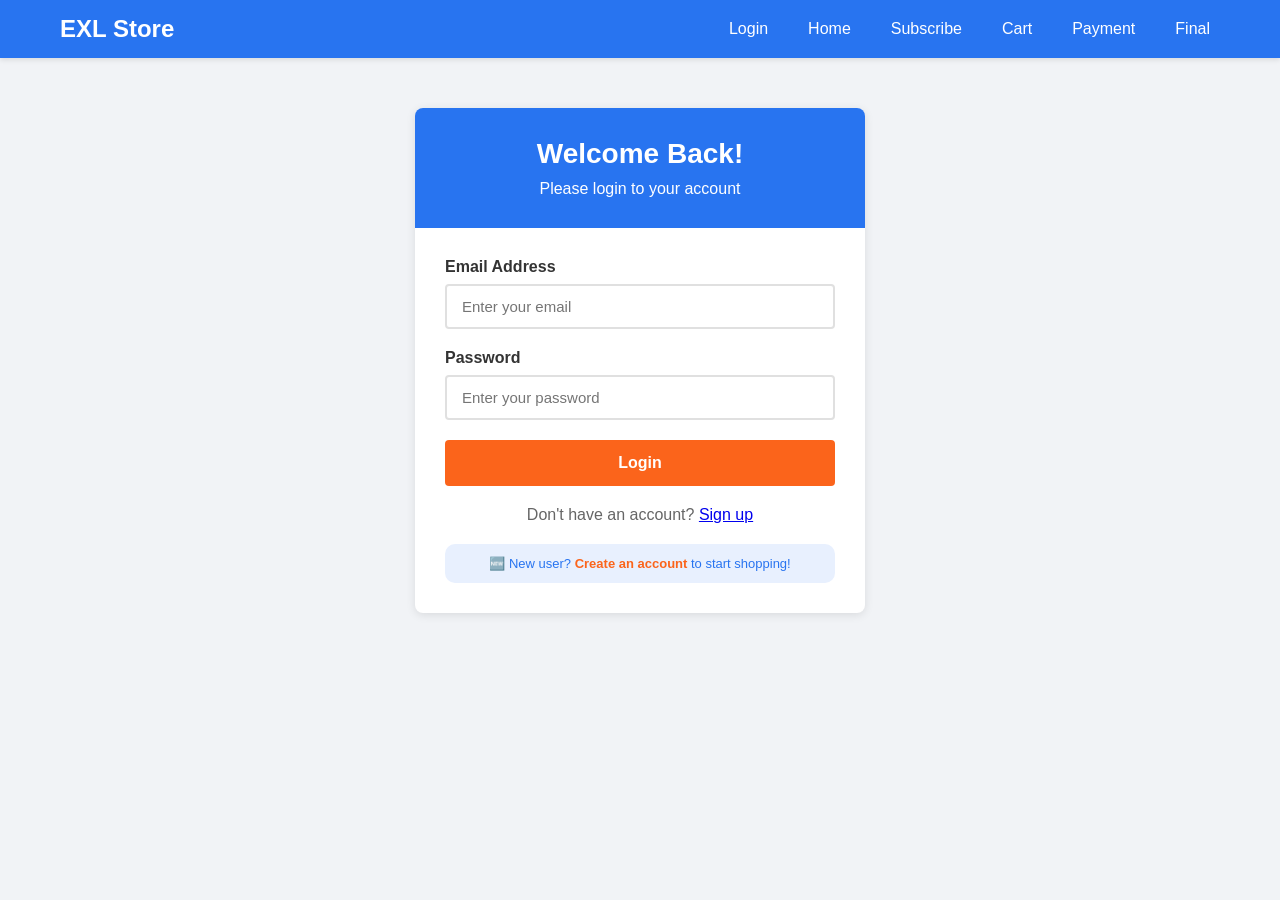
<file: payment.html>
<!DOCTYPE html>
<html lang="en">
<head>
    <meta charset="UTF-8">
    <meta name="viewport" content="width=device-width, initial-scale=1.0">
    <title>EXL Store - Secure Checkout</title>
    <link rel="stylesheet" href="payment.css">
    <link rel="stylesheet" href="https://cdnjs.cloudflare.com/ajax/libs/font-awesome/6.0.0-beta3/css/all.min.css">
    <style>
        /* Additional styles for address edit modal */
        .address-edit-modal {
            display: none;
            position: fixed;
            top: 0;
            left: 0;
            width: 100%;
            height: 100%;
            background: rgba(0,0,0,0.6);
            z-index: 2000;
            justify-content: center;
            align-items: center;
        }
        .address-edit-modal.active {
            display: flex;
        }
        .address-edit-content {
            background: white;
            border-radius: 20px;
            padding: 30px;
            width: 90%;
            max-width: 500px;
            max-height: 80vh;
            overflow-y: auto;
            animation: slideUp 0.3s ease;
        }
        @keyframes slideUp {
            from {
                opacity: 0;
                transform: translateY(50px);
            }
            to {
                opacity: 1;
                transform: translateY(0);
            }
        }
        .address-edit-content h3 {
            margin-bottom: 20px;
            color: #2874f0;
        }
        .address-edit-content .form-group {
            margin-bottom: 15px;
        }
        .address-edit-content .form-group label {
            display: block;
            margin-bottom: 5px;
            font-weight: 600;
            font-size: 13px;
            color: #555;
        }
        .address-edit-content .form-group input,
        .address-edit-content .form-group textarea {
            width: 100%;
            padding: 10px;
            border: 2px solid #e0e0e0;
            border-radius: 8px;
            font-size: 14px;
        }
        .address-edit-content .form-row {
            display: flex;
            gap: 15px;
        }
        .address-edit-content .form-row .form-group {
            flex: 1;
        }
        .address-edit-buttons {
            display: flex;
            gap: 15px;
            margin-top: 20px;
        }
        .address-edit-buttons button {
            flex: 1;
            padding: 12px;
            border-radius: 8px;
            font-weight: bold;
            cursor: pointer;
        }
        .save-address-btn {
            background: #2874f0;
            color: white;
            border: none;
        }
        .cancel-address-btn {
            background: #f0f0f0;
            color: #333;
            border: none;
        }
        .change-address-btn {
            background: none;
            border: 1px solid #2874f0;
            color: #2874f0;
            padding: 5px 12px;
            border-radius: 20px;
            cursor: pointer;
            font-size: 12px;
            margin-left: 10px;
            transition: 0.2s;
        }
        .change-address-btn:hover {
            background: #2874f0;
            color: white;
        }
        .address-header {
            display: flex;
            align-items: center;
            flex-wrap: wrap;
            gap: 10px;
        }
    </style>
</head>
<body>
    <header>
        <div class="container">
            <div class="header-content">
                <div class="logo">EXL <span>Store</span></div>
                <div class="nav-links" id="navLinks">
                    <a href="login.html"><i class="fas fa-sign-in-alt"></i> Login</a>
                    <a href="main.html"><i class="fas fa-home"></i> Home</a>
                    <a href="subscription.html"><i class="fas fa-crown"></i> Subscribe</a>
                    <a href="cart.html"><i class="fas fa-shopping-cart"></i> Cart</a>
                    <a href="payment.html"><i class="fas fa-credit-card"></i> Payment</a>
                    <a href="final.html"><i class="fas fa-receipt"></i> Final</a>
                </div>
            </div>
        </div>
    </header>

    <div class="container">
        <h1 class="page-title"><i class="fas fa-lock"></i> Secure Checkout</h1>
        
        <div class="payment-wrapper">
            <!-- LEFT COLUMN - PAYMENT METHODS -->
            <div class="payment-methods">
                <!-- SAVED ADDRESS DISPLAY with CHANGE BUTTON -->
                <div class="saved-address-card" id="savedAddressCard">
                    <i class="fas fa-map-marker-alt"></i>
                    <div class="saved-address-details" id="savedAddressDetails">
                        <p class="name"><i class="fas fa-spinner fa-spin"></i> Loading address...</p>
                    </div>
                </div>

                <div class="section-title"><i class="fas fa-credit-card"></i> Choose Payment Method</div>

                <!-- OPTION 1: CREDIT/DEBIT CARD -->
                <div class="payment-option selected" id="cardOption" onclick="selectPayment('card')">
                    <div class="option-header">
                        <input type="radio" name="payment" id="cardRadio" checked onclick="event.stopPropagation()">
                        <label><i class="fas fa-credit-card"></i> Credit / Debit Card</label>
                        <span class="option-icon">💳</span>
                    </div>
                    <div class="payment-details" id="cardDetails">
                        <div class="card-type-selector">
                            <div class="card-type-btn active" data-card-type="visa" onclick="selectCardType('visa', event)">
                                <div class="card-type-icon"><i class="fab fa-cc-visa" style="font-size: 32px; color: #1a1f71;"></i></div>
                                <div>VISA</div>
                            </div>
                            <div class="card-type-btn" data-card-type="mastercard" onclick="selectCardType('mastercard', event)">
                                <div class="card-type-icon"><i class="fab fa-cc-mastercard" style="font-size: 32px; color: #eb001b;"></i></div>
                                <div>MasterCard</div>
                            </div>
                            <div class="card-type-btn" data-card-type="rupay" onclick="selectCardType('rupay', event)">
                                <div class="card-type-icon"><i class="fas fa-credit-card" style="font-size: 32px; color: #ff6b00;"></i></div>
                                <div>RuPay</div>
                            </div>
                        </div>

                        <!-- VISA Form -->
                        <div id="visaForm" class="card-detail-form active">
                            <div class="field-group">
                                <label><i class="fab fa-cc-visa"></i> VISA Card Number</label>
                                <input type="text" id="visaCardNumber" placeholder="4111 1111 1111 1111" maxlength="19">
                                <div class="error-message-small" id="visaCardError">Please enter valid 16-digit card number</div>
                            </div>
                            <div class="field-group">
                                <label>Card Holder Name</label>
                                <input type="text" id="visaCardName" placeholder="Name on card">
                                <div class="error-message-small" id="visaNameError">Please enter card holder name</div>
                            </div>
                            <div class="form-row">
                                <div class="field-group">
                                    <label>Expiry Date</label>
                                    <input type="text" id="visaExpiry" placeholder="MM/YY" maxlength="5">
                                    <div class="error-message-small" id="visaExpiryError">Enter valid expiry (MM/YY)</div>
                                </div>
                                <div class="field-group">
                                    <label>CVV</label>
                                    <input type="password" id="visaCvv" placeholder="123" maxlength="3">
                                    <div class="error-message-small" id="visaCvvError">Enter 3-digit CVV</div>
                                </div>
                            </div>
                        </div>

                        <!-- MasterCard Form -->
                        <div id="mastercardForm" class="card-detail-form">
                            <div class="field-group">
                                <label><i class="fab fa-cc-mastercard"></i> MasterCard Number</label>
                                <input type="text" id="mastercardNumber" placeholder="5555 5555 5555 4444" maxlength="19">
                                <div class="error-message-small" id="mastercardCardError">Please enter valid 16-digit card number</div>
                            </div>
                            <div class="field-group">
                                <label>Card Holder Name</label>
                                <input type="text" id="mastercardName" placeholder="Name on card">
                                <div class="error-message-small" id="mastercardNameError">Please enter card holder name</div>
                            </div>
                            <div class="form-row">
                                <div class="field-group">
                                    <label>Expiry Date</label>
                                    <input type="text" id="mastercardExpiry" placeholder="MM/YY" maxlength="5">
                                    <div class="error-message-small" id="mastercardExpiryError">Enter valid expiry (MM/YY)</div>
                                </div>
                                <div class="field-group">
                                    <label>CVV</label>
                                    <input type="password" id="mastercardCvv" placeholder="123" maxlength="3">
                                    <div class="error-message-small" id="mastercardCvvError">Enter 3-digit CVV</div>
                                </div>
                            </div>
                        </div>

                        <!-- RuPay Form -->
                        <div id="rupayForm" class="card-detail-form">
                            <div class="field-group">
                                <label><i class="fas fa-credit-card"></i> RuPay Card Number</label>
                                <input type="text" id="rupayNumber" placeholder="6521 0000 0000 0000" maxlength="19">
                                <div class="error-message-small" id="rupayCardError">Please enter valid 16-digit card number</div>
                            </div>
                            <div class="field-group">
                                <label>Card Holder Name</label>
                                <input type="text" id="rupayName" placeholder="Name on card">
                                <div class="error-message-small" id="rupayNameError">Please enter card holder name</div>
                            </div>
                            <div class="form-row">
                                <div class="field-group">
                                    <label>Expiry Date</label>
                                    <input type="text" id="rupayExpiry" placeholder="MM/YY" maxlength="5">
                                    <div class="error-message-small" id="rupayExpiryError">Enter valid expiry (MM/YY)</div>
                                </div>
                                <div class="field-group">
                                    <label>CVV</label>
                                    <input type="password" id="rupayCvv" placeholder="123" maxlength="3">
                                    <div class="error-message-small" id="rupayCvvError">Enter 3-digit CVV</div>
                                </div>
                            </div>
                        </div>
                    </div>
                </div>

                <!-- OPTION 2: UPI -->
                <div class="payment-option" id="upiOption" onclick="selectPayment('upi')">
                    <div class="option-header">
                        <input type="radio" name="payment" id="upiRadio" onclick="event.stopPropagation()">
                        <label><i class="fas fa-mobile-alt"></i> UPI / BHIM</label>
                        <span class="option-icon">📱</span>
                    </div>
                    <div class="payment-details" id="upiDetails">
                        <div class="upi-apps">
                            <div class="upi-app selected" data-app="phonepe" onclick="selectUpiApp('phonepe', event)">
                                <div class="app-icon"><i class="fas fa-mobile-alt"></i></div>
                                <div class="app-name">PhonePe</div>
                            </div>
                            <div class="upi-app" data-app="gpay" onclick="selectUpiApp('gpay', event)">
                                <div class="app-icon"><i class="fab fa-google"></i></div>
                                <div class="app-name">Google Pay</div>
                            </div>
                            <div class="upi-app" data-app="paytm" onclick="selectUpiApp('paytm', event)">
                                <div class="app-icon"><i class="fas fa-rupee-sign"></i></div>
                                <div class="app-name">Paytm</div>
                            </div>
                            <div class="upi-app" data-app="bhim" onclick="selectUpiApp('bhim', event)">
                                <div class="app-icon"><i class="fas fa-university"></i></div>
                                <div class="app-name">BHIM</div>
                            </div>
                        </div>
                        <div class="field-group">
                            <label><i class="fas fa-envelope"></i> UPI ID</label>
                            <input type="text" id="upiId" placeholder="username@upi">
                            <div class="error-message-small" id="upiIdError">Please enter valid UPI ID (e.g., name@upi)</div>
                        </div>
                        <div class="qr-container">
                            <div class="qr-image">
                                <div class="qr-code-placeholder"><i class="fas fa-qrcode"></i></div>
                            </div>
                            <div class="qr-text"><i class="fas fa-qrcode"></i> Scan QR code with any UPI app</div>
                        </div>
                    </div>
                </div>

                <!-- OPTION 3: NET BANKING -->
                <div class="payment-option" id="netbankingOption" onclick="selectPayment('netbanking')">
                    <div class="option-header">
                        <input type="radio" name="payment" id="netbankingRadio" onclick="event.stopPropagation()">
                        <label><i class="fas fa-university"></i> Net Banking</label>
                        <span class="option-icon">🏦</span>
                    </div>
                    <div class="payment-details" id="netbankingDetails">
                        <div class="banks-grid">
                            <div class="bank-item selected" data-bank="sbi" onclick="selectBank('sbi', event)">SBI</div>
                            <div class="bank-item" data-bank="hdfc" onclick="selectBank('hdfc', event)">HDFC Bank</div>
                            <div class="bank-item" data-bank="icici" onclick="selectBank('icici', event)">ICICI Bank</div>
                            <div class="bank-item" data-bank="axis" onclick="selectBank('axis', event)">Axis Bank</div>
                            <div class="bank-item" data-bank="kotak" onclick="selectBank('kotak', event)">Kotak Mahindra</div>
                            <div class="bank-item" data-bank="pnb" onclick="selectBank('pnb', event)">PNB</div>
                        </div>
                        <div class="error-message-small" id="netbankingError" style="text-align:center;">Please select a bank</div>
                    </div>
                </div>

                <!-- OPTION 4: MOBILE WALLETS -->
                <div class="payment-option" id="walletOption" onclick="selectPayment('wallet')">
                    <div class="option-header">
                        <input type="radio" name="payment" id="walletRadio" onclick="event.stopPropagation()">
                        <label><i class="fas fa-wallet"></i> Mobile Wallets</label>
                        <span class="option-icon">👛</span>
                    </div>
                    <div class="payment-details" id="walletDetails">
                        <div class="wallet-options">
                            <div class="wallet-item selected" data-wallet="paytm" onclick="selectWallet('paytm', event)">Paytm</div>
                            <div class="wallet-item" data-wallet="phonepe" onclick="selectWallet('phonepe', event)">PhonePe</div>
                            <div class="wallet-item" data-wallet="amazon" onclick="selectWallet('amazon', event)">Amazon Pay</div>
                            <div class="wallet-item" data-wallet="freecharge" onclick="selectWallet('freecharge', event)">Freecharge</div>
                        </div>
                    </div>
                </div>

                <!-- OPTION 5: CASH ON DELIVERY -->
                <div class="payment-option" id="codOption" onclick="selectPayment('cod')">
                    <div class="option-header">
                        <input type="radio" name="payment" id="codRadio" onclick="event.stopPropagation()">
                        <label><i class="fas fa-money-bill-wave"></i> Cash on Delivery</label>
                        <span class="option-icon">💵</span>
                    </div>
                    <div class="payment-details" id="codDetails">
                        <div class="cod-note">
                            <i class="fas fa-truck"></i>
                            <strong>Pay when you receive the product</strong>
                            <div>Cash, Card, or UPI accepted at delivery</div>
                        </div>
                    </div>
                </div>
            </div>

            <!-- RIGHT COLUMN - ORDER SUMMARY -->
            <div class="order-summary">
                <h3><i class="fas fa-shopping-bag"></i> Order Summary</h3>
                <div class="order-items" id="orderItems"></div>
                <div class="summary-item">
                    <span><i class="fas fa-tag"></i> Subtotal</span>
                    <span id="subtotal">₹0</span>
                </div>
                <div class="summary-item">
                    <span><i class="fas fa-truck"></i> Shipping</span>
                    <span id="shipping">₹0</span>
                </div>
                <div class="summary-item">
                    <span><i class="fas fa-percent"></i> Tax (GST)</span>
                    <span id="tax">₹0</span>
                </div>
                <div class="summary-total">
                    <span><i class="fas fa-rupee-sign"></i> Total Amount</span>
                    <span id="total">₹0</span>
                </div>
                <button class="pay-now-btn" id="payNowBtn" onclick="processPayment()">
                    <i class="fas fa-shield-alt"></i> Pay Now
                </button>
                <div class="secure-badge">
                    <i class="fas fa-lock"></i> 100% Secure Payments 
                </div>
                <div id="successMessage" class="success-message"></div>
                <div id="errorMessage" class="error-message-global"></div>
            </div>
        </div>
    </div>

    <!-- Address Edit Modal -->
    <div id="addressEditModal" class="address-edit-modal">
        <div class="address-edit-content">
            <h3><i class="fas fa-edit"></i> Edit Delivery Address</h3>
            <div class="form-group">
                <label>Full Name</label>
                <input type="text" id="editFullName" placeholder="Full name">
            </div>
            <div class="form-group">
                <label>Mobile Number</label>
                <input type="tel" id="editMobile" placeholder="10-digit mobile" maxlength="10">
            </div>
            <div class="form-group">
                <label>Address</label>
                <textarea id="editAddress" rows="2" placeholder="House number, street, landmark"></textarea>
            </div>
            <div class="form-row">
                <div class="form-group">
                    <label>City</label>
                    <input type="text" id="editCity" placeholder="City">
                </div>
                <div class="form-group">
                    <label>State</label>
                    <input type="text" id="editState" placeholder="State">
                </div>
            </div>
            <div class="form-row">
                <div class="form-group">
                    <label>Pincode</label>
                    <input type="text" id="editPincode" placeholder="6-digit pincode" maxlength="6">
                </div>
            </div>
            <div class="address-edit-buttons">
                <button class="save-address-btn" onclick="saveAddressChanges()">Save Changes</button>
                <button class="cancel-address-btn" onclick="closeAddressModal()">Cancel</button>
            </div>
        </div>
    </div>

    <script>
       const API_URL = 'https://my-exl-store.onrender.com/api';
        let cart = JSON.parse(localStorage.getItem('cart')) || [];
        let selectedPayment = 'card';
        let selectedCardType = 'visa';
        let selectedUpiApp = 'phonepe';
        let selectedBank = 'sbi';
        let selectedWallet = 'paytm';

        function updateHeader() {
            let navLinks = document.getElementById('navLinks');
            let isLoggedIn = localStorage.getItem('isLoggedIn');
            let userEmail = localStorage.getItem('userEmail');
            
            if(isLoggedIn === 'true' && userEmail) {
                let shortEmail = userEmail.split('@')[0];
                navLinks.innerHTML = `
                    <div class="user-info">
                        <span><i class="fas fa-user-circle"></i> ${shortEmail}</span>
                        <button class="logout-btn" onclick="logout()"><i class="fas fa-sign-out-alt"></i> Logout</button>
                    </div>
                    <a href="main.html"><i class="fas fa-home"></i> Home</a>
                    <a href="cart.html"><i class="fas fa-shopping-cart"></i> Cart</a>
                    <a href="payment.html"><i class="fas fa-credit-card"></i> Payment</a>
                    <a href="final.html"><i class="fas fa-receipt"></i> Final</a>
                `;
            } else {
                navLinks.innerHTML = `
                    <a href="login.html"><i class="fas fa-sign-in-alt"></i> Login</a>
                    <a href="main.html"><i class="fas fa-home"></i> Home</a>
                    <a href="cart.html"><i class="fas fa-shopping-cart"></i> Cart</a>
                    <a href="payment.html"><i class="fas fa-credit-card"></i> Payment</a>
                    <a href="final.html"><i class="fas fa-receipt"></i> Final</a>
                `;
            }
        }

        function logout() {
            localStorage.clear();
            window.location.href = 'login.html';
        }

        function formatIndianPrice(price) {
            return price.toLocaleString('en-IN');
        }

        // Address Modal Functions
        function openAddressModal() {
            // Load current address into modal
            document.getElementById('editFullName').value = localStorage.getItem('userName') || '';
            document.getElementById('editMobile').value = localStorage.getItem('userMobile') || '';
            let savedAddress = JSON.parse(localStorage.getItem('userAddress')) || {};
            document.getElementById('editAddress').value = savedAddress.address || '';
            document.getElementById('editCity').value = localStorage.getItem('userCity') || '';
            document.getElementById('editState').value = localStorage.getItem('userState') || '';
            document.getElementById('editPincode').value = localStorage.getItem('userPincode') || '';
            document.getElementById('addressEditModal').classList.add('active');
        }

        function closeAddressModal() {
            document.getElementById('addressEditModal').classList.remove('active');
        }

        function saveAddressChanges() {
            const fullName = document.getElementById('editFullName').value.trim();
            const mobile = document.getElementById('editMobile').value.trim();
            const address = document.getElementById('editAddress').value.trim();
            const city = document.getElementById('editCity').value.trim();
            const state = document.getElementById('editState').value.trim();
            const pincode = document.getElementById('editPincode').value.trim();
            
            if (!fullName) {
                alert('Please enter full name');
                return;
            }
            
            // Save to localStorage
            localStorage.setItem('userName', fullName);
            localStorage.setItem('userMobile', mobile);
            localStorage.setItem('userCity', city || 'Mumbai');
            localStorage.setItem('userState', state || 'Maharashtra');
            localStorage.setItem('userPincode', pincode || '400001');
            localStorage.setItem('userAddress', JSON.stringify({
                fullName: fullName,
                mobile: mobile,
                address: address,
                city: city || 'Mumbai',
                state: state || 'Maharashtra',
                pincode: pincode || '400001'
            }));
            
            // Update display
            displaySavedAddress();
            closeAddressModal();
            
            // Show success message
            const toast = document.createElement('div');
            toast.style.cssText = 'position:fixed; bottom:20px; right:20px; background:#28a745; color:white; padding:12px 20px; border-radius:8px; z-index:9999;';
            toast.innerHTML = '<i class="fas fa-check-circle"></i> Address updated successfully!';
            document.body.appendChild(toast);
            setTimeout(() => toast.remove(), 2000);
        }

        function displaySavedAddress() {
            let userName = localStorage.getItem('userName') || 'Guest User';
            let userMobile = localStorage.getItem('userMobile') || 'Not provided';
            let userCity = localStorage.getItem('userCity') || 'Mumbai';
            let userState = localStorage.getItem('userState') || 'Maharashtra';
            let userPincode = localStorage.getItem('userPincode') || '400001';
            let savedAddress = JSON.parse(localStorage.getItem('userAddress')) || null;
            
            let addressHtml = `
                <div class="address-header">
                    <p class="name"><i class="fas fa-user-circle"></i> ${userName}</p>
                    <button class="change-address-btn" onclick="openAddressModal()"><i class="fas fa-edit"></i> Change Address</button>
                </div>
                <p><i class="fas fa-phone-alt"></i> ${userMobile}</p>
            `;
            
            if (savedAddress && savedAddress.address) {
                addressHtml += `
                    <p><i class="fas fa-map-marker-alt"></i> ${savedAddress.address}</p>
                    <p>${savedAddress.city || userCity}, ${savedAddress.state || userState} - ${savedAddress.pincode || userPincode}</p>
                `;
            } else {
                addressHtml += `<p><i class="fas fa-map-marker-alt"></i> ${userCity}, ${userState} - ${userPincode}</p>`;
            }
            
            document.getElementById('savedAddressDetails').innerHTML = addressHtml;
        }

        function selectPayment(method) {
            selectedPayment = method;
            document.querySelectorAll('.payment-option').forEach(opt => opt.classList.remove('selected'));
            document.getElementById(method + 'Option').classList.add('selected');
            document.getElementById(method + 'Radio').checked = true;
        }

        function selectCardType(cardType, event) {
            if(event) event.stopPropagation();
            selectedCardType = cardType;
            document.querySelectorAll('.card-type-btn').forEach(btn => btn.classList.remove('active'));
            event.target.closest('.card-type-btn').classList.add('active');
            document.querySelectorAll('.card-detail-form').forEach(form => form.classList.remove('active'));
            document.getElementById(cardType + 'Form').classList.add('active');
            clearCardErrors();
        }

        function selectUpiApp(app, event) {
            if(event) event.stopPropagation();
            selectedUpiApp = app;
            document.querySelectorAll('.upi-app').forEach(el => el.classList.remove('selected'));
            event.target.closest('.upi-app').classList.add('selected');
        }

        function selectBank(bank, event) {
            if(event) event.stopPropagation();
            selectedBank = bank;
            document.querySelectorAll('.bank-item').forEach(el => el.classList.remove('selected'));
            event.target.classList.add('selected');
            document.getElementById('netbankingError')?.classList.remove('show');
        }

        function selectWallet(wallet, event) {
            if(event) event.stopPropagation();
            selectedWallet = wallet;
            document.querySelectorAll('.wallet-item').forEach(el => el.classList.remove('selected'));
            event.target.classList.add('selected');
        }

        function clearCardErrors() {
            const errorIds = ['visaCardError', 'visaNameError', 'visaExpiryError', 'visaCvvError',
                              'mastercardCardError', 'mastercardNameError', 'mastercardExpiryError', 'mastercardCvvError',
                              'rupayCardError', 'rupayNameError', 'rupayExpiryError', 'rupayCvvError'];
            errorIds.forEach(id => {
                const el = document.getElementById(id);
                if(el) el.classList.remove('show');
            });
            document.querySelectorAll('.field-group input').forEach(input => {
                input.classList.remove('input-error');
            });
        }

        function validateCardDetails() {
            let isValid = true;
            clearCardErrors();

            if(selectedCardType === 'visa') {
                const cardNum = document.getElementById('visaCardNumber').value.replace(/\s/g, '');
                const cardName = document.getElementById('visaCardName').value.trim();
                const expiry = document.getElementById('visaExpiry').value.trim();
                const cvv = document.getElementById('visaCvv').value.trim();

                if(!cardNum || cardNum.length < 16 || !/^4\d{15}$/.test(cardNum)) {
                    document.getElementById('visaCardError').classList.add('show');
                    document.getElementById('visaCardNumber').classList.add('input-error');
                    isValid = false;
                }
                if(!cardName || cardName.length < 3) {
                    document.getElementById('visaNameError').classList.add('show');
                    document.getElementById('visaCardName').classList.add('input-error');
                    isValid = false;
                }
                if(!expiry || !/^(0[1-9]|1[0-2])\/(2[5-9]|[3-9][0-9])$/.test(expiry)) {
                    document.getElementById('visaExpiryError').classList.add('show');
                    document.getElementById('visaExpiry').classList.add('input-error');
                    isValid = false;
                }
                if(!cvv || !/^\d{3}$/.test(cvv)) {
                    document.getElementById('visaCvvError').classList.add('show');
                    document.getElementById('visaCvv').classList.add('input-error');
                    isValid = false;
                }
            } 
            else if(selectedCardType === 'mastercard') {
                const cardNum = document.getElementById('mastercardNumber').value.replace(/\s/g, '');
                const cardName = document.getElementById('mastercardName').value.trim();
                const expiry = document.getElementById('mastercardExpiry').value.trim();
                const cvv = document.getElementById('mastercardCvv').value.trim();

                if(!cardNum || cardNum.length < 16 || !/^5[1-5]\d{14}$/.test(cardNum)) {
                    document.getElementById('mastercardCardError').classList.add('show');
                    document.getElementById('mastercardNumber').classList.add('input-error');
                    isValid = false;
                }
                if(!cardName || cardName.length < 3) {
                    document.getElementById('mastercardNameError').classList.add('show');
                    document.getElementById('mastercardName').classList.add('input-error');
                    isValid = false;
                }
                if(!expiry || !/^(0[1-9]|1[0-2])\/(2[5-9]|[3-9][0-9])$/.test(expiry)) {
                    document.getElementById('mastercardExpiryError').classList.add('show');
                    document.getElementById('mastercardExpiry').classList.add('input-error');
                    isValid = false;
                }
                if(!cvv || !/^\d{3}$/.test(cvv)) {
                    document.getElementById('mastercardCvvError').classList.add('show');
                    document.getElementById('mastercardCvv').classList.add('input-error');
                    isValid = false;
                }
            }
            else if(selectedCardType === 'rupay') {
                const cardNum = document.getElementById('rupayNumber').value.replace(/\s/g, '');
                const cardName = document.getElementById('rupayName').value.trim();
                const expiry = document.getElementById('rupayExpiry').value.trim();
                const cvv = document.getElementById('rupayCvv').value.trim();

                if(!cardNum || cardNum.length < 16 || !/^(65|81)\d{14}$/.test(cardNum)) {
                    document.getElementById('rupayCardError').classList.add('show');
                    document.getElementById('rupayNumber').classList.add('input-error');
                    isValid = false;
                }
                if(!cardName || cardName.length < 3) {
                    document.getElementById('rupayNameError').classList.add('show');
                    document.getElementById('rupayName').classList.add('input-error');
                    isValid = false;
                }
                if(!expiry || !/^(0[1-9]|1[0-2])\/(2[5-9]|[3-9][0-9])$/.test(expiry)) {
                    document.getElementById('rupayExpiryError').classList.add('show');
                    document.getElementById('rupayExpiry').classList.add('input-error');
                    isValid = false;
                }
                if(!cvv || !/^\d{3}$/.test(cvv)) {
                    document.getElementById('rupayCvvError').classList.add('show');
                    document.getElementById('rupayCvv').classList.add('input-error');
                    isValid = false;
                }
            }
            return isValid;
        }

        function validateUpiDetails() {
            let upiId = document.getElementById('upiId').value.trim();
            if(!upiId || !upiId.includes('@')) {
                document.getElementById('upiIdError').classList.add('show');
                document.getElementById('upiId').classList.add('input-error');
                return false;
            }
            document.getElementById('upiIdError').classList.remove('show');
            document.getElementById('upiId').classList.remove('input-error');
            return true;
        }

        function validateNetbankingDetails() {
            if(!selectedBank) {
                document.getElementById('netbankingError').classList.add('show');
                return false;
            }
            document.getElementById('netbankingError').classList.remove('show');
            return true;
        }

        function formatCardNumber(input, maxLength) {
            let value = input.value.replace(/\s/g, '').replace(/\D/g, '');
            let formatted = '';
            for(let i = 0; i < value.length && i < maxLength; i++) {
                if(i > 0 && i % 4 === 0) formatted += ' ';
                formatted += value[i];
            }
            input.value = formatted;
        }

        function formatExpiry(input) {
            let value = input.value.replace(/\D/g, '');
            if(value.length >= 2) {
                input.value = value.slice(0,2) + '/' + value.slice(2,4);
            }
        }

        document.getElementById('visaCardNumber')?.addEventListener('input', function(e) { formatCardNumber(e.target, 16); });
        document.getElementById('mastercardNumber')?.addEventListener('input', function(e) { formatCardNumber(e.target, 16); });
        document.getElementById('rupayNumber')?.addEventListener('input', function(e) { formatCardNumber(e.target, 16); });
        document.getElementById('visaExpiry')?.addEventListener('input', function(e) { formatExpiry(e.target); });
        document.getElementById('mastercardExpiry')?.addEventListener('input', function(e) { formatExpiry(e.target); });
        document.getElementById('rupayExpiry')?.addEventListener('input', function(e) { formatExpiry(e.target); });

        function updateOrderSummary() {
            let itemsHtml = '';
            let subtotal = 0;
            
            cart.forEach(item => {
                const quantity = item.quantity || 1;
                subtotal += item.price * quantity;
                itemsHtml += `
                    <div class="order-item">
                        <span><i class="fas fa-box"></i> ${item.name} ${quantity > 1 ? `(x${quantity})` : ''}</span>
                        <span>₹${formatIndianPrice(item.price * quantity)}</span>
                    </div>
                `;
            });
            
            document.getElementById('orderItems').innerHTML = itemsHtml || '<p style="color:#999; text-align:center;"><i class="fas fa-shopping-cart"></i> No items</p>';
            let total = subtotal;
            document.getElementById('subtotal').innerHTML = `₹${formatIndianPrice(subtotal)}`;
            document.getElementById('total').innerHTML = `₹${formatIndianPrice(total)}`;
        }

        function getDeliveryAddress() {
            let userName = localStorage.getItem('userName') || 'Guest';
            let userMobile = localStorage.getItem('userMobile') || 'Not provided';
            let userCity = localStorage.getItem('userCity') || 'Mumbai';
            let userState = localStorage.getItem('userState') || 'Maharashtra';
            let userPincode = localStorage.getItem('userPincode') || '400001';
            let savedAddress = JSON.parse(localStorage.getItem('userAddress')) || null;
            
            if (savedAddress && savedAddress.address) {
                return `${savedAddress.fullName || userName}, ${savedAddress.address}, ${savedAddress.city || userCity} - ${savedAddress.pincode || userPincode}, Mobile: ${savedAddress.mobile || userMobile}`;
            }
            return `${userName}, ${userCity}, ${userState} - ${userPincode}, Mobile: ${userMobile}`;
        }

        async function processPayment() {
            if(cart.length === 0) {
                alert('Your cart is empty!');
                window.location.href = 'main.html';
                return;
            }

            let isValid = false;
            if(selectedPayment === 'card') {
                isValid = validateCardDetails();
                if(!isValid) {
                    document.getElementById('errorMessage').innerHTML = '<i class="fas fa-exclamation-triangle"></i> Please fill all card details correctly!';
                    document.getElementById('errorMessage').style.display = 'block';
                    setTimeout(() => document.getElementById('errorMessage').style.display = 'none', 3000);
                    return;
                }
            } 
            else if(selectedPayment === 'upi') {
                isValid = validateUpiDetails();
                if(!isValid) {
                    document.getElementById('errorMessage').innerHTML = '<i class="fas fa-exclamation-triangle"></i> Please enter valid UPI ID (e.g., name@upi)!';
                    document.getElementById('errorMessage').style.display = 'block';
                    setTimeout(() => document.getElementById('errorMessage').style.display = 'none', 3000);
                    return;
                }
            }
            else if(selectedPayment === 'netbanking') {
                isValid = validateNetbankingDetails();
                if(!isValid) {
                    document.getElementById('errorMessage').innerHTML = '<i class="fas fa-exclamation-triangle"></i> Please select a bank!';
                    document.getElementById('errorMessage').style.display = 'block';
                    setTimeout(() => document.getElementById('errorMessage').style.display = 'none', 3000);
                    return;
                }
            }

            const payBtn = document.getElementById('payNowBtn');
            const successDiv = document.getElementById('successMessage');
            const errorDiv = document.getElementById('errorMessage');
            
            successDiv.style.display = 'none';
            errorDiv.style.display = 'none';
            
            payBtn.disabled = true;
            payBtn.innerHTML = '<span class="loader"></span> Processing Payment...';
            
            let subtotal = 0;
            cart.forEach(item => {
                const quantity = item.quantity || 1;
                subtotal += item.price * quantity;
            });
            let total = subtotal;
            
            let paymentMethodDisplay = '';
            if(selectedPayment === 'card') {
                const cardTypeNames = { visa: 'VISA', mastercard: 'MasterCard', rupay: 'RuPay' };
                paymentMethodDisplay = `${cardTypeNames[selectedCardType]} Card`;
            } else if(selectedPayment === 'upi') {
                const upiNames = { phonepe: 'PhonePe', gpay: 'Google Pay', paytm: 'Paytm', bhim: 'BHIM' };
                paymentMethodDisplay = `UPI (${upiNames[selectedUpiApp]})`;
            } else if(selectedPayment === 'netbanking') {
                const bankNames = { sbi: 'SBI', hdfc: 'HDFC', icici: 'ICICI', axis: 'Axis', kotak: 'Kotak', pnb: 'PNB' };
                paymentMethodDisplay = `Net Banking (${bankNames[selectedBank]})`;
            } else if(selectedPayment === 'wallet') {
                const walletNames = { paytm: 'Paytm', phonepe: 'PhonePe', amazon: 'Amazon Pay', freecharge: 'Freecharge' };
                paymentMethodDisplay = `${walletNames[selectedWallet]} Wallet`;
            } else {
                paymentMethodDisplay = 'Cash on Delivery';
            }
            
            const orderNumber = 'ORD' + Date.now().toString().slice(-8);
            const transactionId = 'TXN' + Date.now().toString().slice(-8) + Math.floor(Math.random() * 1000);
            
            let addressDetails = {
                fullName: localStorage.getItem('userName') || 'Guest',
                mobile: localStorage.getItem('userMobile') || 'Not provided',
                address: (JSON.parse(localStorage.getItem('userAddress')) || {}).address || '',
                city: localStorage.getItem('userCity') || 'Mumbai',
                state: localStorage.getItem('userState') || 'Maharashtra',
                pincode: localStorage.getItem('userPincode') || '400001'
            };
            
            const orderData = {
                userId: localStorage.getItem('userId') || 'guest',
                userEmail: localStorage.getItem('userEmail') || 'guest@exl.com',
                paymentMethod: paymentMethodDisplay,
                shippingAddress: getDeliveryAddress(),
                addressDetails: addressDetails,
                items: cart.map(item => ({ ...item, quantity: item.quantity || 1 })),
                total: total,
                orderNumber: orderNumber,
                transactionId: transactionId
            };
            
            try {
                const response = await fetch(`${API_URL}/checkout`, {
                    method: 'POST',
                    headers: { 'Content-Type': 'application/json' },
                    body: JSON.stringify(orderData)
                });
                
                const data = await response.json();
                
                if (data.success) {
                    const paymentDetails = {
                        method: paymentMethodDisplay,
                        transactionId: transactionId,
                        amount: `₹${formatIndianPrice(total)}`,
                        date: new Date().toLocaleString(),
                        address: addressDetails,
                        orderNumber: orderNumber,
                        items: cart
                    };
                    localStorage.setItem('lastPayment', JSON.stringify(paymentDetails));
                    localStorage.setItem('lastCart', JSON.stringify(cart));
                    localStorage.removeItem('cart');
                    
                    successDiv.innerHTML = '<i class="fas fa-check-circle"></i> Payment Successful! Redirecting to receipt...';
                    successDiv.style.display = 'block';
                    
                    setTimeout(() => {
                        window.location.href = 'final.html';
                    }, 2000);
                } else {
                    errorDiv.innerHTML = '<i class="fas fa-times-circle"></i> ' + (data.message || 'Payment failed! Please try again.');
                    errorDiv.style.display = 'block';
                    payBtn.disabled = false;
                    payBtn.innerHTML = '<i class="fas fa-shield-alt"></i> Pay Now';
                }
            } catch (error) {
                errorDiv.innerHTML = '<i class="fas fa-wifi"></i> Network error! Make sure backend is running on port 3000';
                errorDiv.style.display = 'block';
                payBtn.disabled = false;
                payBtn.innerHTML = '<i class="fas fa-shield-alt"></i> Pay Now';
            }
        }

        function checkLogin() {
            if (localStorage.getItem('isLoggedIn') !== 'true') window.location.href = 'login.html';
        }

        checkLogin();
        updateHeader();
        displaySavedAddress();
        
        if(cart.length === 0) {
            alert('Your cart is empty! Redirecting to home page.');
            window.location.href = 'main.html';
        }
        
        updateOrderSummary();
    </script>
</body>
</html>
</file>
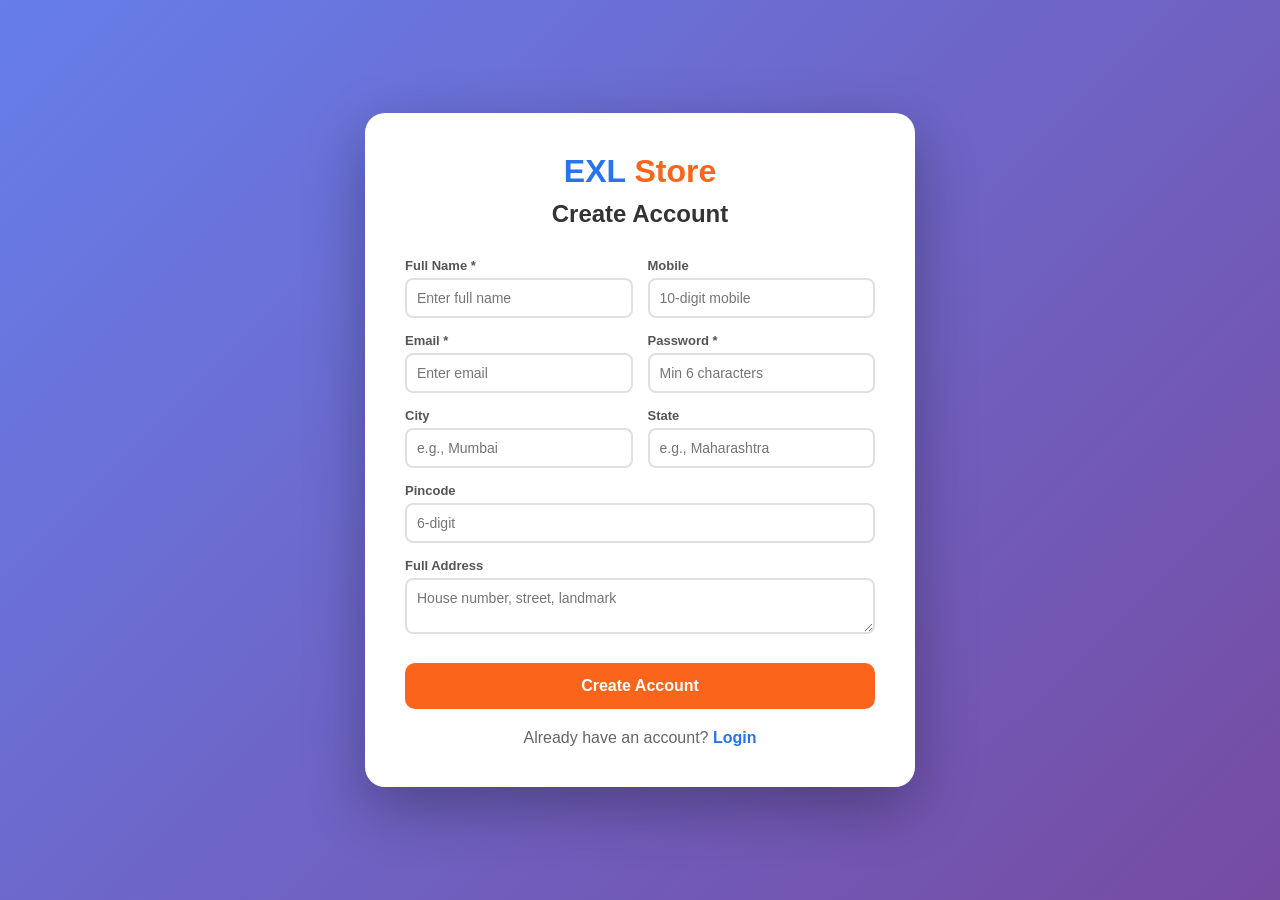
<file: signup.html>
<!DOCTYPE html>
<html lang="en">
<head>
    <meta charset="UTF-8">
    <meta name="viewport" content="width=device-width, initial-scale=1.0">
    <title>EXL Store - Sign Up</title>
    <style>
        * { margin: 0; padding: 0; box-sizing: border-box; font-family: 'Segoe UI', Arial, sans-serif; }
        body { background: linear-gradient(135deg, #667eea 0%, #764ba2 100%); min-height: 100vh; display: flex; justify-content: center; align-items: center; padding: 20px; }
        .signup-container { background: white; border-radius: 20px; width: 550px; max-width: 100%; padding: 40px; box-shadow: 0 20px 60px rgba(0,0,0,0.3); }
        .logo { text-align: center; font-size: 32px; font-weight: bold; color: #2874f0; margin-bottom: 10px; }
        .logo span { color: #fb641b; }
        h2 { text-align: center; margin-bottom: 30px; color: #333; }
        .form-group { margin-bottom: 15px; }
        .form-group label { display: block; margin-bottom: 5px; font-weight: 600; color: #555; font-size: 13px; }
        .form-group input, .form-group textarea, .form-group select { width: 100%; padding: 10px; border: 2px solid #e0e0e0; border-radius: 8px; font-size: 14px; }
        .form-group input:focus, .form-group textarea:focus { outline: none; border-color: #2874f0; }
        .form-row { display: flex; gap: 15px; }
        .form-row .form-group { flex: 1; }
        .signup-btn { width: 100%; background: #fb641b; color: white; border: none; padding: 14px; border-radius: 10px; font-size: 16px; font-weight: bold; cursor: pointer; margin-top: 10px; }
        .login-link { text-align: center; margin-top: 20px; color: #666; }
        .login-link a { color: #2874f0; text-decoration: none; font-weight: bold; }
        .error-message { background: #f8d7da; color: #721c24; padding: 12px; border-radius: 10px; margin-bottom: 20px; display: none; }
        .success-message { background: #d4edda; color: #155724; padding: 12px; border-radius: 10px; margin-bottom: 20px; display: none; }
    </style>
</head>
<body>
    <div class="signup-container">
        <div class="logo">EXL <span>Store</span></div>
        <h2>Create Account</h2>
        <div class="error-message" id="errorMsg"></div>
        <div class="success-message" id="successMsg"></div>
        <form id="signupForm">
            <div class="form-row">
                <div class="form-group"><label>Full Name *</label><input type="text" id="name" placeholder="Enter full name"></div>
                <div class="form-group"><label>Mobile</label><input type="tel" id="mobile" placeholder="10-digit mobile" maxlength="10"></div>
            </div>
            <div class="form-row">
                <div class="form-group"><label>Email *</label><input type="email" id="email" placeholder="Enter email"></div>
                <div class="form-group"><label>Password *</label><input type="password" id="password" placeholder="Min 6 characters"></div>
            </div>
            <div class="form-row">
                <div class="form-group"><label>City</label><input type="text" id="city" placeholder="e.g., Mumbai"></div>
                <div class="form-group"><label>State</label><input type="text" id="state" placeholder="e.g., Maharashtra"></div>
            </div>
            <div class="form-row">
                <div class="form-group"><label>Pincode</label><input type="text" id="pincode" placeholder="6-digit" maxlength="6"></div>
            </div>
            <div class="form-group"><label>Full Address</label><textarea id="address" rows="2" placeholder="House number, street, landmark"></textarea></div>
            <button type="submit" class="signup-btn">Create Account</button>
        </form>
        <div class="login-link">Already have an account? <a href="login.html">Login</a></div>
    </div>
    <script>
const API_URL = 'https://my-exl-store.onrender.com/api';
        document.getElementById('signupForm').addEventListener('submit', async (e) => {
            e.preventDefault();
            const name = document.getElementById('name').value;
            const email = document.getElementById('email').value;
            const mobile = document.getElementById('mobile').value;
            const password = document.getElementById('password').value;
            const city = document.getElementById('city').value;
            const state = document.getElementById('state').value;
            const pincode = document.getElementById('pincode').value;
            const address = document.getElementById('address').value;
            
            if (!name || !email || !password) {
                document.getElementById('errorMsg').innerText = 'Name, Email and Password are required';
                document.getElementById('errorMsg').style.display = 'block';
                return;
            }
            
            // Password validation
            if (password.length < 6) {
                document.getElementById('errorMsg').innerText = 'Password must be at least 6 characters';
                document.getElementById('errorMsg').style.display = 'block';
                return;
            }
            
            try {
                const res = await fetch(`${API_URL}/register`, {
                    method: 'POST',
                    headers: { 'Content-Type': 'application/json' },
                    body: JSON.stringify({ name, email, mobile, password, city, state, pincode, address })
                });
                const data = await res.json();
                if (data.success) {
                    // Save user address details in localStorage for immediate use
                    localStorage.setItem('userAddress', JSON.stringify({
                        fullName: name,
                        mobile: mobile,
                        city: city || 'Mumbai',
                        state: state || 'Maharashtra',
                        pincode: pincode || '400001',
                        address: address || ''
                    }));
                    localStorage.setItem('userName', name);
                    localStorage.setItem('userMobile', mobile);
                    localStorage.setItem('userCity', city || 'Mumbai');
                    localStorage.setItem('userState', state || 'Maharashtra');
                    localStorage.setItem('userPincode', pincode || '400001');
                    
                    document.getElementById('successMsg').innerText = 'Account created! Redirecting to login...';
                    document.getElementById('successMsg').style.display = 'block';
                    setTimeout(() => window.location.href = 'login.html', 2000);
                } else {
                    document.getElementById('errorMsg').innerText = data.message;
                    document.getElementById('errorMsg').style.display = 'block';
                }
            } catch (err) {
                document.getElementById('errorMsg').innerText = 'Server not running! Run: node server.js';
                document.getElementById('errorMsg').style.display = 'block';
            }
        });
    </script>
</body>
</html>
</file>
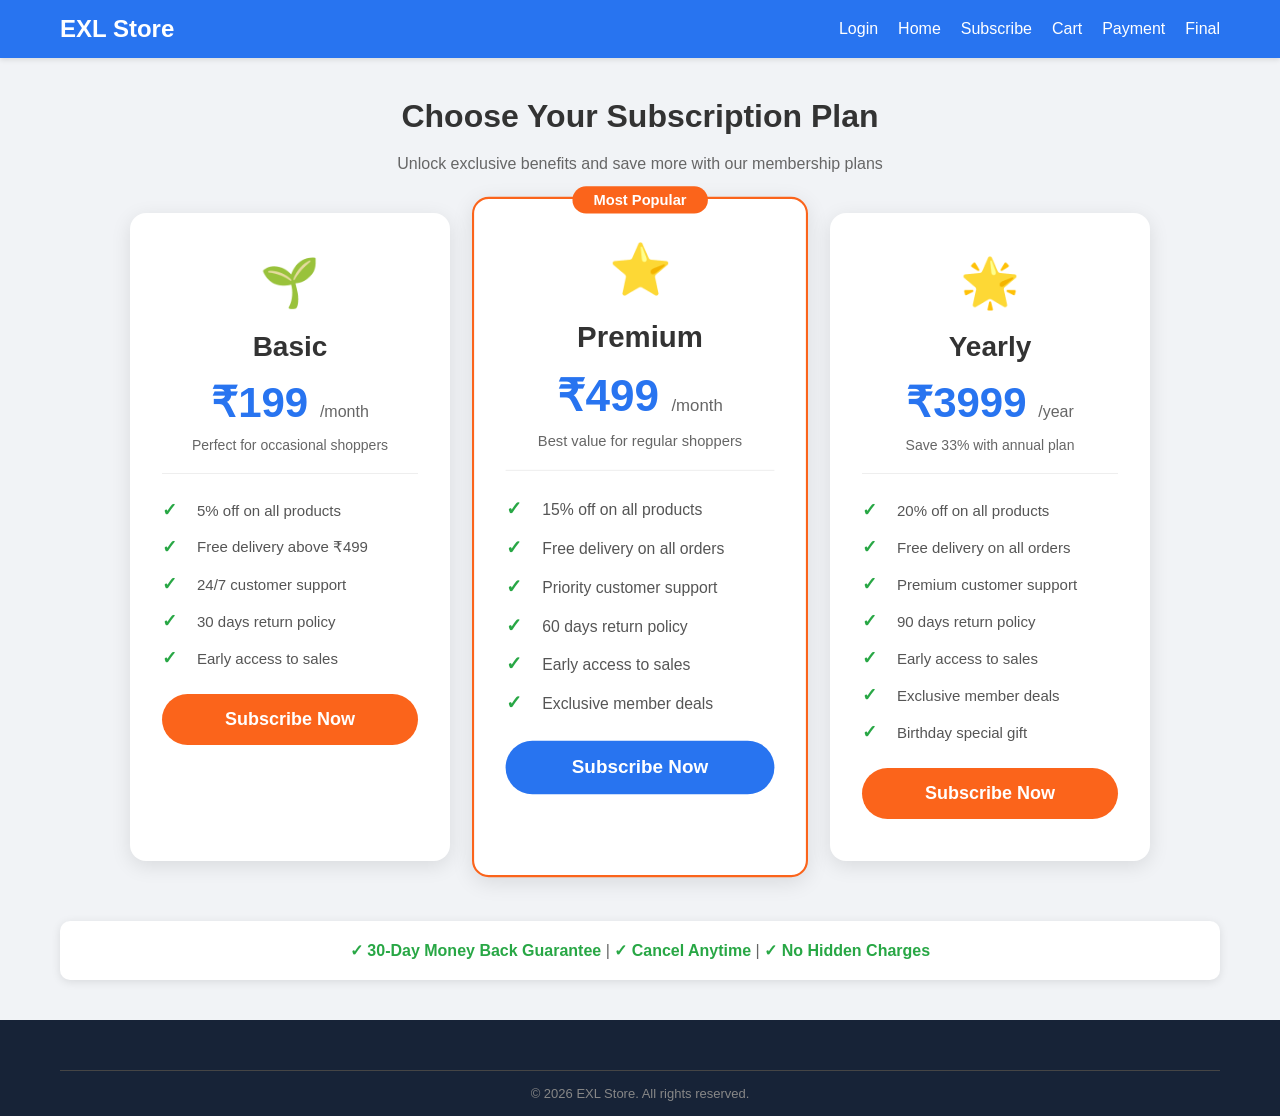
<file: subscription.html>
<!DOCTYPE html>
<html lang="en">
<head>
    <meta charset="UTF-8">
    <meta name="viewport" content="width=device-width, initial-scale=1.0">
    <title>EXL Store - Subscription</title>
   <link rel="stylesheet" href="subscription.css">
</head>
<body>
    <header>
        <div class="container">
            <div class="header-content">
                <div class="logo">EXL Store</div>
                <div class="nav-links" id="navLinks"></div>
            </div>
        </div>
    </header>

    <div class="container">
        <h1 class="page-title">Choose Your Subscription Plan</h1>
        <p class="subtitle">Unlock exclusive benefits and save more with our membership plans</p>
        
        <div class="plans-container">
            <!-- Basic Plan -->
            <div class="plan-card" id="basicPlan">
                <div class="plan-icon">🌱</div>
                <div class="plan-name">Basic</div>
                <div class="plan-price">₹199 <span>/month</span></div>
                <div class="plan-description">Perfect for occasional shoppers</div>
                <ul class="plan-features">
                    <li>5% off on all products</li>
                    <li>Free delivery above ₹499</li>
                    <li>24/7 customer support</li>
                    <li>30 days return policy</li>
                    <li>Early access to sales</li>
                </ul>
                <button class="subscribe-btn" onclick="subscribe('Basic', 199, this)">Subscribe Now</button>
            </div>

            <!-- Premium Plan (Popular) -->
            <div class="plan-card popular" id="premiumPlan">
                <div class="popular-badge">Most Popular</div>
                <div class="plan-icon">⭐</div>
                <div class="plan-name">Premium</div>
                <div class="plan-price">₹499 <span>/month</span></div>
                <div class="plan-description">Best value for regular shoppers</div>
                <ul class="plan-features">
                    <li>15% off on all products</li>
                    <li>Free delivery on all orders</li>
                    <li>Priority customer support</li>
                    <li>60 days return policy</li>
                    <li>Early access to sales</li>
                    <li>Exclusive member deals</li>
                </ul>
                <button class="subscribe-btn" onclick="subscribe('Premium', 499, this)">Subscribe Now</button>
            </div>

            <!-- Yearly Plan -->
            <div class="plan-card" id="yearlyPlan">
                <div class="plan-icon">🌟</div>
                <div class="plan-name">Yearly</div>
                <div class="plan-price">₹3999 <span>/year</span></div>
                <div class="plan-description">Save 33% with annual plan</div>
                <ul class="plan-features">
                    <li>20% off on all products</li>
                    <li>Free delivery on all orders</li>
                    <li>Premium customer support</li>
                    <li>90 days return policy</li>
                    <li>Early access to sales</li>
                    <li>Exclusive member deals</li>
                    <li>Birthday special gift</li>
                </ul>
                <button class="subscribe-btn" onclick="subscribe('Yearly', 3999, this)">Subscribe Now</button>
            </div>
        </div>

        <div class="guarantee">
            <p><span>✓ 30-Day Money Back Guarantee</span> | <span>✓ Cancel Anytime</span> | <span>✓ No Hidden Charges</span></p>
        </div>
    </div>

    <footer>
        <div class="container">
            <div class="copyright">
                © 2026 EXL Store. All rights reserved.
            </div>
        </div>
    </footer>

    <script>
        // Update header with user info
        function updateHeader() {
            let navLinks = document.getElementById('navLinks');
            let isLoggedIn = localStorage.getItem('isLoggedIn');
            let userEmail = localStorage.getItem('userEmail');
            
            if(isLoggedIn === 'true' && userEmail) {
                let shortEmail = userEmail.split('@')[0];
                navLinks.innerHTML = `
                    <div class="user-info">
                        <span>👤 ${shortEmail}</span>
                        <button class="logout-btn" onclick="logout()">Logout</button>
                    </div>
                    <a href="login.html">Login</a>
                    <a href="main.html">Home</a>
                    <a href="subscription.html">Subscribe</a>
                    <a href="cart.html">Cart</a>
                    <a href="payment.html">Payment</a>
                    <a href="final.html">Final</a>
                `;
            } else {
                navLinks.innerHTML = `
                    <a href="login.html">Login</a>
                    <a href="main.html">Home</a>
                    <a href="subscription.html">Subscribe</a>
                    <a href="cart.html">Cart</a>
                    <a href="payment.html">Payment</a>
                    <a href="final.html">Final</a>
                `;
            }
        }

        function logout() {
            localStorage.removeItem('userEmail');
            localStorage.removeItem('isLoggedIn');
            localStorage.removeItem('cart');
            window.location.href = 'login.html';
        }

        // Subscribe function - sirf clicked button pe processing
        function subscribe(planName, planPrice, button) {
            // Check if user is logged in
            let isLoggedIn = localStorage.getItem('isLoggedIn');
            
            if(isLoggedIn !== 'true') {
                alert('Please login first to subscribe!');
                window.location.href = 'login.html';
                return;
            }

            // Disable only the clicked button
            button.disabled = true;
            button.classList.add('processing');
            button.innerHTML = '<span>Processing</span><span class="loader"></span>';

            // Create subscription object
            let subscription = {
                plan: planName,
                price: planPrice,
                date: new Date().toLocaleDateString(),
                type: 'subscription'
            };

            // Store in localStorage
            localStorage.setItem('currentSubscription', JSON.stringify(subscription));

            // Add to cart as a product
            let cart = JSON.parse(localStorage.getItem('cart')) || [];
            
            let subscriptionProduct = {
                id: 100 + (planName === 'Basic' ? 1 : planName === 'Premium' ? 2 : 3),
                name: planName + ' Subscription',
                price: planPrice,
                original: planPrice,
                category: 'subscription',
                brand: 'EXL Store'
            };
            
            cart.push(subscriptionProduct);
            localStorage.setItem('cart', JSON.stringify(cart));

            // Redirect to payment page after 2 seconds
            setTimeout(() => {
                window.location.href = 'payment.html';
            }, 2000);
        }

        // Check login on page load
        function checkLogin() {
            let isLoggedIn = localStorage.getItem('isLoggedIn');
            if(isLoggedIn !== 'true') {
                console.log('Please login to subscribe');
            }
        }

        // Initialize
        checkLogin();
        updateHeader();
    </script>
</body>
</html>
</file>
<file: cart.css>
* {
    margin: 0;
    padding: 0;
    box-sizing: border-box;
    font-family: 'Segoe UI', Arial, sans-serif;
}
body {
    background: #f1f3f6;
}
.container {
    max-width: 1200px;
    margin: 0 auto;
    padding: 0 20px;
}
header {
    background: #2874f0;
    color: white;
    padding: 15px 0;
    box-shadow: 0 2px 5px rgba(0,0,0,0.1);
}
.header-content {
    display: flex;
    justify-content: space-between;
    align-items: center;
    flex-wrap: wrap;
    gap: 15px;
}
.logo {
    font-size: 24px;
    font-weight: bold;
}
.logo span {
    color: #ffe500;
}
.nav-links {
    display: flex;
    gap: 20px;
    align-items: center;
    flex-wrap: wrap;
}
.nav-links a {
    color: white;
    text-decoration: none;
    font-weight: 500;
    transition: 0.3s;
}
.nav-links a:hover {
    color: #ffe500;
}
.page-title {
    margin: 30px 0;
    font-size: 28px;
    color: #333;
}
.cart-wrapper {
    display: flex;
    gap: 30px;
    flex-wrap: wrap;
    margin-bottom: 40px;
}
.cart-items {
    flex: 2;
    background: white;
    border-radius: 12px;
    padding: 20px;
    box-shadow: 0 2px 10px rgba(0,0,0,0.08);
}
.cart-summary {
    flex: 1;
    background: white;
    border-radius: 12px;
    padding: 20px;
    box-shadow: 0 2px 10px rgba(0,0,0,0.08);
    height: fit-content;
    position: sticky;
    top: 100px;
}
.cart-item {
    display: flex;
    justify-content: space-between;
    align-items: center;
    padding: 15px 0;
    border-bottom: 1px solid #eee;
    flex-wrap: wrap;
    gap: 10px;
}
.item-info {
    flex: 2;
}
.item-info h3 {
    margin-bottom: 8px;
    font-size: 16px;
}
.item-price {
    color: #2874f0;
    font-weight: bold;
    font-size: 18px;
    margin-top: 8px;
}
.remove-btn {
    background: #ff6b6b;
    color: white;
    border: none;
    padding: 8px 20px;
    border-radius: 25px;
    cursor: pointer;
    transition: 0.2s;
    font-weight: 500;
}
.remove-btn:hover {
    background: #ff5252;
    transform: scale(1.02);
}
.empty-cart {
    text-align: center;
    padding: 50px;
    color: #999;
}
.empty-cart i {
    font-size: 64px;
    margin-bottom: 20px;
    color: #ddd;
}
.summary-row {
    display: flex;
    justify-content: space-between;
    margin: 15px 0;
    font-size: 16px;
    color: #555;
}
.summary-row.total {
    font-weight: bold;
    font-size: 22px;
    border-top: 2px solid #eee;
    padding-top: 15px;
    margin-top: 15px;
    color: #fb641b;
}
.checkout-btn {
    width: 100%;
    background: linear-gradient(135deg, #fb641b 0%, #f85a0e 100%);
    color: white;
    border: none;
    padding: 14px;
    border-radius: 50px;
    font-size: 18px;
    font-weight: bold;
    cursor: pointer;
    margin-top: 20px;
    transition: 0.3s;
}
.checkout-btn:hover {
    transform: translateY(-2px);
    box-shadow: 0 5px 15px rgba(251,100,27,0.3);
}
.continue-btn {
    display: block;
    text-align: center;
    background: #2874f0;
    color: white;
    text-decoration: none;
    padding: 12px;
    border-radius: 50px;
    margin-top: 15px;
    transition: 0.3s;
}
.continue-btn:hover {
    background: #1f5cd6;
}
.free-shipping-badge {
    background: #e8f5e9;
    color: #2e7d32;
    padding: 10px;
    border-radius: 8px;
    font-size: 12px;
    text-align: center;
    margin-top: 15px;
}
.quantity-control {
    display: flex;
    align-items: center;
    gap: 12px;
    margin: 8px 0;
}
.qty-btn {
    width: 30px;
    height: 30px;
    border-radius: 50%;
    background: #2874f0;
    color: white;
    border: none;
    cursor: pointer;
    font-weight: bold;
    font-size: 18px;
    transition: 0.2s;
}
.qty-btn:hover {
    background: #1f5cd6;
    transform: scale(1.05);
}
.qty-value {
    font-weight: bold;
    min-width: 35px;
    text-align: center;
    font-size: 16px;
}

/* ========== MOBILE RESPONSIVE ========== */
@media (max-width: 768px) {
    .container {
        padding: 0 12px;
    }
    
    .cart-wrapper {
        flex-direction: column;
        gap: 20px;
    }
    
    .page-title {
        font-size: 22px;
        margin: 20px 0;
    }
    
    .cart-items, .cart-summary {
        padding: 15px;
    }
    
    .cart-item {
        flex-direction: column;
        text-align: center;
    }
    
    .item-info {
        width: 100%;
    }
    
    .item-info h3 {
        font-size: 14px;
    }
    
    .item-price {
        font-size: 16px;
    }
    
    .quantity-control {
        justify-content: center;
    }
    
    .remove-btn {
        width: 100%;
        max-width: 100px;
        margin: 0 auto;
    }
    
    .summary-row {
        font-size: 14px;
    }
    
    .summary-row.total {
        font-size: 18px;
    }
    
    .checkout-btn {
        padding: 12px;
        font-size: 16px;
    }
    
    .continue-btn {
        padding: 10px;
        font-size: 14px;
    }
}

@media (max-width: 480px) {
    .cart-summary h2 {
        font-size: 18px;
    }
    
    .summary-row {
        font-size: 13px;
    }
    
    .header-content {
        flex-direction: column;
        text-align: center;
    }
    
    .nav-links {
        justify-content: center;
    }
}
</file>
<file: login.css>
* {
    margin: 0;
    padding: 0;
    box-sizing: border-box;
    font-family: Arial, sans-serif;
}
body {
    background-color: #f1f3f6;
}
.container {
    max-width: 1200px;
    margin: 0 auto;
    padding: 0 20px;
}
header {
    background-color: #2874f0;
    padding: 15px 0;
    box-shadow: 0 2px 5px rgba(0,0,0,0.1);
}
.header-content {
    display: flex;
    justify-content: space-between;
    align-items: center;
    color: white;
    flex-wrap: wrap;
    gap: 15px;
}
.logo {
    font-size: 24px;
    font-weight: bold;
}
.nav-links {
    display: flex;
    gap: 20px;
    align-items: center;
    flex-wrap: wrap;
}
.nav-links a {
    color: white;
    text-decoration: none;
    font-weight: 500;
    padding: 5px 10px;
    border-radius: 4px;
    transition: background 0.3s;
}
.nav-links a:hover {
    background: rgba(255,255,255,0.1);
}
.user-info {
    background: #ffe500;
    color: #2874f0;
    padding: 5px 15px;
    border-radius: 20px;
    font-weight: bold;
    display: flex;
    align-items: center;
    gap: 10px;
}
.logout-btn {
    background: #ff6b6b;
    color: white;
    border: none;
    padding: 5px 12px;
    border-radius: 15px;
    cursor: pointer;
    font-size: 12px;
    font-weight: bold;
    transition: background 0.3s;
}
.logout-btn:hover {
    background: #ff5252;
}
.login-container {
    max-width: 450px;
    margin: 50px auto;
    background: white;
    border-radius: 8px;
    overflow: hidden;
    box-shadow: 0 2px 10px rgba(0,0,0,0.1);
}
.login-header {
    background: #2874f0;
    color: white;
    padding: 30px;
    text-align: center;
}
.login-header h2 {
    font-size: 28px;
    margin-bottom: 10px;
}
.login-form {
    padding: 30px;
}
.form-group {
    margin-bottom: 20px;
}
.form-group label {
    display: block;
    margin-bottom: 8px;
    font-weight: 600;
    color: #333;
}
.form-group input {
    width: 100%;
    padding: 12px 15px;
    border: 2px solid #e0e0e0;
    border-radius: 4px;
    font-size: 15px;
    transition: border 0.3s;
}
.form-group input:focus {
    outline: none;
    border-color: #2874f0;
}
.form-group input.error {
    border-color: #ff6b6b;
}
.error-message {
    color: #ff6b6b;
    font-size: 13px;
    margin-top: 5px;
    display: none;
}
.error-message.show {
    display: block;
}
.login-btn {
    width: 100%;
    background: #fb641b;
    color: white;
    border: none;
    padding: 14px;
    border-radius: 4px;
    font-size: 16px;
    font-weight: bold;
    cursor: pointer;
    transition: background 0.3s;
}
.login-btn:hover {
    background: #f85a0e;
}
.login-footer {
    text-align: center;
    margin-top: 20px;
    color: #666;
}
.already-logged {
    text-align: center;
    padding: 30px;
    background: #f9f9f9;
    border-radius: 8px;
}
.already-logged h3 {
    color: #28a745;
    margin-bottom: 15px;
}
.go-home-btn {
    display: inline-block;
    background: #2874f0;
    color: white;
    text-decoration: none;
    padding: 12px 30px;
    border-radius: 4px;
    font-weight: bold;
    margin-top: 15px;
}

/* ========== MOBILE RESPONSIVE ========== */
@media (max-width: 768px) {
    .container {
        padding: 0 15px;
    }
    
    .login-container {
        width: 95%;
        margin: 30px auto;
    }
    
    .login-header {
        padding: 20px;
    }
    
    .login-header h2 {
        font-size: 22px;
    }
    
    .login-form {
        padding: 20px;
    }
    
    .form-group input {
        padding: 10px 12px;
        font-size: 14px;
    }
    
    .login-btn {
        padding: 12px;
        font-size: 14px;
    }
    
    .user-info {
        font-size: 12px;
        padding: 4px 10px;
    }
    
    .header-content {
        flex-direction: column;
        text-align: center;
    }
    
    .nav-links {
        justify-content: center;
    }
    
    .nav-links a {
        font-size: 12px;
    }
}

@media (max-width: 480px) {
    .login-header h2 {
        font-size: 18px;
    }
    
    .form-group label {
        font-size: 12px;
    }
    
    .form-group input {
        font-size: 13px;
    }
}
</file>
<file: main.css>
* {
    margin: 0;
    padding: 0;
    box-sizing: border-box;
    font-family: 'Segoe UI', Arial, sans-serif;
}
body {
    background-color: #f1f3f6;
}
.container {
    max-width: 1400px;
    margin: 0 auto;
    padding: 0 20px;
}
header {
    background-color: #2874f0;
    color: white;
    padding: 12px 0;
    position: sticky;
    top: 0;
    z-index: 1000;
    box-shadow: 0 2px 5px rgba(0,0,0,0.2);
}
.header-content {
    display: flex;
    justify-content: space-between;
    align-items: center;
    flex-wrap: wrap;
    gap: 10px;
}
.logo {
    font-size: 24px;
    font-weight: bold;
}
.search-bar {
    flex: 0 0 35%;
    display: flex;
}
.search-bar input {
    width: 100%;
    padding: 10px;
    border: none;
    border-radius: 3px 0 0 3px;
    outline: none;
}
.search-bar button {
    padding: 10px 20px;
    background: #ffe500;
    border: none;
    border-radius: 0 3px 3px 0;
    font-weight: bold;
    cursor: pointer;
}
.nav-links {
    display: flex;
    gap: 20px;
    align-items: center;
    flex-wrap: wrap;
}
.nav-links a {
    color: white;
    text-decoration: none;
    font-weight: 500;
}
.user-info {
    background: #ffe500;
    color: #2874f0;
    padding: 5px 15px;
    border-radius: 20px;
    font-weight: bold;
    display: flex;
    align-items: center;
    gap: 10px;
}
.logout-btn {
    background: #ff6b6b;
    color: white;
    border: none;
    padding: 5px 12px;
    border-radius: 15px;
    cursor: pointer;
    font-size: 12px;
    font-weight: bold;
}
.cart-count {
    background: #ffe500;
    color: #2874f0;
    padding: 2px 8px;
    border-radius: 50%;
    margin-left: 5px;
    font-weight: bold;
}
.categories-bar {
    background: white;
    padding: 15px 0;
    margin-bottom: 20px;
    box-shadow: 0 1px 3px rgba(0,0,0,0.1);
}
.categories {
    display: flex;
    justify-content: space-around;
    flex-wrap: wrap;
    gap: 15px;
}
.category-item {
    text-align: center;
    cursor: pointer;
    padding: 5px 15px;
    border-radius: 20px;
}
.category-item:hover {
    background: #f0f0f0;
}
.category-item.active {
    background: #2874f0;
    color: white;
}
.banner {
    background: linear-gradient(135deg, #667eea 0%, #764ba2 100%);
    color: white;
    padding: 30px;
    border-radius: 10px;
    margin-bottom: 30px;
    text-align: center;
}
.product-grid {
    display: grid;
    grid-template-columns: repeat(auto-fill, minmax(220px, 1fr));
    gap: 15px;
    margin-bottom: 40px;
}
.product-card {
    background: white;
    border-radius: 8px;
    overflow: hidden;
    box-shadow: 0 2px 8px rgba(0,0,0,0.1);
    transition: 0.3s;
    position: relative;
}
.product-card:hover {
    transform: translateY(-5px);
}
.product-badge {
    position: absolute;
    top: 10px;
    left: 10px;
    background: #ff6b6b;
    color: white;
    padding: 4px 8px;
    border-radius: 3px;
    font-size: 11px;
    font-weight: bold;
    z-index: 2;
}
.product-image {
    height: 180px;
    width: 100%;
    object-fit: cover;
    background: #f8f8f8;
    border-bottom: 1px solid #f0f0f0;
}
.product-info {
    padding: 12px;
}
.product-title {
    font-weight: 600;
    margin-bottom: 6px;
    font-size: 14px;
}
.product-price {
    display: flex;
    align-items: baseline;
    gap: 8px;
    margin-bottom: 10px;
    flex-wrap: wrap;
}
.current-price {
    font-size: 18px;
    font-weight: 700;
    color: #2874f0;
}
.original-price {
    color: #999;
    text-decoration: line-through;
    font-size: 12px;
}
.discount {
    color: #28a745;
    font-weight: 600;
    font-size: 12px;
}
.add-to-cart {
    width: 100%;
    background: #fb641b;
    color: white;
    border: none;
    padding: 8px;
    border-radius: 4px;
    font-weight: 600;
    font-size: 13px;
    cursor: pointer;
}
.add-to-cart.added {
    background: #28a745;
    cursor: default;
}
footer {
    background: #172337;
    color: white;
    padding: 30px 0 15px;
    margin-top: 40px;
}
.copyright {
    text-align: center;
    margin-top: 20px;
    padding-top: 15px;
    border-top: 1px solid #454545;
    color: #878787;
    font-size: 13px;
}

/* ========== MOBILE RESPONSIVE ========== */
@media (max-width: 992px) {
    .product-grid {
        grid-template-columns: repeat(auto-fill, minmax(200px, 1fr));
    }
}

@media (max-width: 768px) {
    .container {
        padding: 0 12px;
    }
    
    .header-content {
        flex-direction: column;
        text-align: center;
    }
    
    .search-bar {
        width: 100%;
        flex: none;
    }
    
    .logo {
        font-size: 20px;
    }
    
    .nav-links {
        justify-content: center;
        gap: 12px;
    }
    
    .nav-links a {
        font-size: 12px;
    }
    
    .user-info {
        font-size: 12px;
        padding: 4px 10px;
    }
    
    .categories {
        gap: 8px;
        overflow-x: auto;
        flex-wrap: nowrap;
        justify-content: flex-start;
        padding-bottom: 5px;
    }
    
    .category-item {
        white-space: nowrap;
        font-size: 12px;
        padding: 5px 12px;
    }
    
    .banner {
        padding: 15px;
    }
    
    .banner h1 {
        font-size: 18px;
    }
    
    .banner p {
        font-size: 11px;
    }
    
    .product-grid {
        grid-template-columns: repeat(auto-fill, minmax(160px, 1fr));
        gap: 10px;
    }
    
    .product-image {
        height: 140px;
    }
    
    .product-title {
        font-size: 12px;
        white-space: normal;
        overflow: visible;
    }
    
    .current-price {
        font-size: 14px;
    }
    
    .original-price {
        font-size: 10px;
    }
    
    .product-info {
        padding: 8px;
    }
    
    .add-to-cart {
        padding: 6px;
        font-size: 11px;
    }
    
    .copyright {
        font-size: 10px;
    }
}

@media (max-width: 480px) {
    .product-grid {
        grid-template-columns: repeat(2, 1fr);
    }
    
    .categories {
        gap: 6px;
    }
    
    .category-item {
        font-size: 11px;
        padding: 4px 10px;
    }
}
</file>
<file: payment.css>
* {
    margin: 0;
    padding: 0;
    box-sizing: border-box;
    font-family: 'Inter', 'Segoe UI', 'Arial', sans-serif;
}

body {
    background: linear-gradient(135deg, #667eea 0%, #764ba2 100%);
    min-height: 100vh;
}

.container {
    max-width: 1300px;
    margin: 0 auto;
    padding: 0 20px;
}

/* ========== HEADER STYLES ========== */
header {
    background: #1a1a2e;
    color: white;
    padding: 15px 0;
    box-shadow: 0 4px 20px rgba(0,0,0,0.15);
    position: sticky;
    top: 0;
    z-index: 100;
}

.header-content {
    display: flex;
    justify-content: space-between;
    align-items: center;
    flex-wrap: wrap;
    gap: 15px;
}

.logo {
    font-size: 28px;
    font-weight: 800;
    background: linear-gradient(135deg, #ffffff 0%, #ffe500 100%);
    -webkit-background-clip: text;
    background-clip: text;
    color: transparent;
    letter-spacing: 1px;
}

.nav-links {
    display: flex;
    gap: 25px;
    align-items: center;
    flex-wrap: wrap;
}

.nav-links a {
    color: white;
    text-decoration: none;
    font-weight: 500;
    transition: all 0.3s ease;
    padding: 8px 0;
    position: relative;
}

.nav-links a::after {
    content: '';
    position: absolute;
    bottom: 0;
    left: 0;
    width: 0;
    height: 2px;
    background: #ffe500;
    transition: width 0.3s ease;
}

.nav-links a:hover::after {
    width: 100%;
}

.nav-links a:hover {
    color: #ffe500;
}

.user-info {
    background: linear-gradient(135deg, #ffe500 0%, #ffc107 100%);
    color: #1a1a2e;
    padding: 6px 18px;
    border-radius: 30px;
    font-weight: 700;
    display: flex;
    align-items: center;
    gap: 10px;
    box-shadow: 0 2px 8px rgba(0,0,0,0.1);
}

.logout-btn {
    background: #ff4757;
    color: white;
    border: none;
    padding: 5px 14px;
    border-radius: 25px;
    cursor: pointer;
    font-size: 12px;
    font-weight: 600;
    transition: all 0.3s ease;
}

.logout-btn:hover {
    background: #ff6b81;
    transform: scale(1.02);
}

/* ========== PAGE TITLE ========== */
.page-title {
    margin: 30px 0 20px;
    font-size: 36px;
    color: white;
    text-shadow: 2px 2px 4px rgba(0,0,0,0.2);
    font-weight: 700;
}

/* ========== PAYMENT WRAPPER ========== */
.payment-wrapper {
    display: flex;
    gap: 30px;
    flex-wrap: wrap;
    margin-bottom: 40px;
}

.payment-methods {
    flex: 2;
    background: white;
    border-radius: 28px;
    padding: 35px;
    box-shadow: 0 20px 40px rgba(0,0,0,0.15);
    transition: transform 0.3s ease;
}

.order-summary {
    flex: 1;
    background: white;
    border-radius: 28px;
    padding: 28px;
    box-shadow: 0 20px 40px rgba(0,0,0,0.15);
    height: fit-content;
    position: sticky;
    top: 100px;
    transition: transform 0.3s ease;
}

.order-summary:hover {
    transform: translateY(-5px);
}

.section-title {
    font-size: 24px;
    margin-bottom: 25px;
    padding-bottom: 12px;
    border-bottom: 3px solid #2874f0;
    font-weight: 700;
    color: #1a1a2e;
    display: inline-block;
    letter-spacing: -0.5px;
}

/* ========== SAVED ADDRESS CARD ========== */
.saved-address-card {
    background: linear-gradient(135deg, #e8f0fe 0%, #ffffff 100%);
    border-radius: 20px;
    padding: 22px;
    margin-bottom: 30px;
    border: 1px solid #2874f0;
    display: flex;
    align-items: center;
    gap: 18px;
    box-shadow: 0 4px 12px rgba(40,116,240,0.1);
}

.saved-address-card i {
    font-size: 38px;
    color: #2874f0;
}

.saved-address-details p {
    margin: 5px 0;
    color: #333;
}

.saved-address-details .name {
    font-weight: 700;
    font-size: 17px;
    color: #1a1a2e;
}

/* ========== PAYMENT OPTIONS - ADVANCED ========== */
.payment-option {
    border: 2px solid #e8ecef;
    border-radius: 20px;
    margin-bottom: 18px;
    transition: all 0.3s cubic-bezier(0.4, 0, 0.2, 1);
    cursor: pointer;
    overflow: hidden;
    background: white;
}

.payment-option:hover {
    border-color: #2874f0;
    transform: translateX(8px);
    box-shadow: 0 8px 20px rgba(40,116,240,0.15);
}

.payment-option.selected {
    border-color: #2874f0;
    background: linear-gradient(135deg, #f8fbff 0%, #ffffff 100%);
    box-shadow: 0 8px 25px rgba(40,116,240,0.2);
}

.option-header {
    padding: 20px 25px;
    display: flex;
    align-items: center;
    gap: 18px;
}

.option-header input[type="radio"] {
    width: 22px;
    height: 22px;
    cursor: pointer;
    accent-color: #2874f0;
    transition: all 0.2s ease;
}

.option-header label {
    font-size: 17px;
    font-weight: 700;
    color: #1a1a2e;
    cursor: pointer;
    flex: 1;
    letter-spacing: -0.3px;
}

.option-icon {
    font-size: 32px;
}

.payment-details {
    padding: 25px;
    background: linear-gradient(135deg, #fafbfc 0%, #ffffff 100%);
    border-top: 1px solid #e8ecef;
    display: none;
}

.payment-option.selected .payment-details {
    display: block;
    animation: slideDown 0.4s cubic-bezier(0.4, 0, 0.2, 1);
}

@keyframes slideDown {
    from {
        opacity: 0;
        transform: translateY(-15px);
    }
    to {
        opacity: 1;
        transform: translateY(0);
    }
}

/* ========== CARD TYPE SELECTOR - ADVANCED ========== */
.card-type-selector {
    display: flex;
    gap: 15px;
    margin-bottom: 30px;
    flex-wrap: wrap;
}

.card-type-btn {
    flex: 1;
    padding: 15px;
    border: 2px solid #e8ecef;
    border-radius: 16px;
    background: white;
    cursor: pointer;
    text-align: center;
    transition: all 0.3s cubic-bezier(0.4, 0, 0.2, 1);
    font-weight: 600;
    position: relative;
    overflow: hidden;
}

.card-type-btn::before {
    content: '';
    position: absolute;
    top: 0;
    left: -100%;
    width: 100%;
    height: 100%;
    background: linear-gradient(90deg, transparent, rgba(40,116,240,0.1), transparent);
    transition: left 0.5s ease;
}

.card-type-btn:hover::before {
    left: 100%;
}

.card-type-btn:hover {
    border-color: #2874f0;
    transform: translateY(-4px);
    box-shadow: 0 8px 20px rgba(40,116,240,0.15);
}

.card-type-btn.active {
    border-color: #2874f0;
    background: linear-gradient(135deg, #e8f0fe 0%, #ffffff 100%);
    color: #2874f0;
    box-shadow: 0 4px 12px rgba(40,116,240,0.2);
}

.card-type-icon {
    font-size: 36px;
    margin-bottom: 8px;
}

.card-detail-form {
    display: none;
}

.card-detail-form.active {
    display: block;
    animation: fadeInUp 0.4s ease;
}

@keyframes fadeInUp {
    from {
        opacity: 0;
        transform: translateY(20px);
    }
    to {
        opacity: 1;
        transform: translateY(0);
    }
}

/* ========== FORM ELEMENTS - ADVANCED ========== */
.field-group {
    margin-bottom: 20px;
}

.field-group label {
    display: block;
    margin-bottom: 8px;
    font-weight: 600;
    font-size: 13px;
    color: #555;
    letter-spacing: 0.3px;
}

.field-group input,
.field-group select {
    width: 100%;
    padding: 14px 16px;
    border: 2px solid #e8ecef;
    border-radius: 14px;
    font-size: 14px;
    transition: all 0.3s ease;
    background: white;
}

.field-group input:focus,
.field-group select:focus {
    outline: none;
    border-color: #2874f0;
    box-shadow: 0 0 0 4px rgba(40,116,240,0.1);
    transform: translateY(-1px);
}

.field-group input:hover,
.field-group select:hover {
    border-color: #2874f0;
}

.input-error {
    border-color: #ff4757 !important;
    background-color: #fff5f5 !important;
}

.input-error:focus {
    box-shadow: 0 0 0 4px rgba(255,71,87,0.1) !important;
}

.error-message-small {
    color: #ff4757;
    font-size: 11px;
    margin-top: 6px;
    display: none;
    font-weight: 500;
}

.error-message-small.show {
    display: block;
    animation: shake 0.3s ease;
}

@keyframes shake {
    0%, 100% { transform: translateX(0); }
    25% { transform: translateX(-5px); }
    75% { transform: translateX(5px); }
}

.form-row {
    display: flex;
    gap: 18px;
    flex-wrap: wrap;
}

.form-row .field-group {
    flex: 1;
}

/* ========== UPI APPS GRID - ADVANCED ========== */
.upi-apps {
    display: grid;
    grid-template-columns: repeat(4, 1fr);
    gap: 15px;
    margin-bottom: 25px;
}

.upi-app {
    border: 2px solid #e8ecef;
    border-radius: 16px;
    padding: 14px 10px;
    text-align: center;
    cursor: pointer;
    transition: all 0.3s cubic-bezier(0.4, 0, 0.2, 1);
    background: white;
    position: relative;
    overflow: hidden;
}

.upi-app::before {
    content: '';
    position: absolute;
    top: 0;
    left: -100%;
    width: 100%;
    height: 100%;
    background: linear-gradient(90deg, transparent, rgba(40,116,240,0.08), transparent);
    transition: left 0.4s ease;
}

.upi-app:hover::before {
    left: 100%;
}

.upi-app:hover {
    border-color: #2874f0;
    transform: translateY(-4px);
    box-shadow: 0 8px 20px rgba(40,116,240,0.15);
}

.upi-app.selected {
    border-color: #2874f0;
    background: linear-gradient(135deg, #e8f0fe 0%, #ffffff 100%);
    transform: scale(1.02);
}

.app-icon {
    font-size: 36px;
    margin-bottom: 6px;
}

.app-name {
    font-size: 11px;
    font-weight: 700;
    color: #555;
}

/* ========== NET BANKING BANKS ========== */
.banks-grid {
    display: grid;
    grid-template-columns: repeat(2, 1fr);
    gap: 12px;
}

.bank-item {
    padding: 14px;
    border: 2px solid #e8ecef;
    border-radius: 14px;
    cursor: pointer;
    transition: all 0.3s cubic-bezier(0.4, 0, 0.2, 1);
    background: white;
    text-align: center;
    font-weight: 600;
    display: flex;
    align-items: center;
    gap: 12px;
    justify-content: center;
}

.bank-item:hover {
    border-color: #2874f0;
    background: #e8f0fe;
    transform: translateY(-2px);
}

.bank-item.selected {
    border-color: #2874f0;
    background: linear-gradient(135deg, #2874f0 0%, #1a5cd8 100%);
    color: white;
    box-shadow: 0 4px 12px rgba(40,116,240,0.3);
}

.bank-icon {
    font-size: 22px;
}

/* ========== WALLET OPTIONS ========== */
.wallet-options {
    display: grid;
    grid-template-columns: repeat(2, 1fr);
    gap: 15px;
}

.wallet-item {
    border: 2px solid #e8ecef;
    border-radius: 16px;
    padding: 18px 12px;
    text-align: center;
    cursor: pointer;
    transition: all 0.3s cubic-bezier(0.4, 0, 0.2, 1);
    background: white;
}

.wallet-item:hover {
    border-color: #2874f0;
    transform: translateY(-4px);
    box-shadow: 0 8px 20px rgba(40,116,240,0.15);
}

.wallet-item.selected {
    border-color: #2874f0;
    background: linear-gradient(135deg, #e8f0fe 0%, #ffffff 100%);
    transform: scale(1.02);
}

.wallet-icon {
    font-size: 38px;
    margin-bottom: 8px;
}

.wallet-name {
    font-size: 13px;
    font-weight: 700;
    color: #555;
}

/* ========== QR CODE ========== */
.qr-container {
    text-align: center;
    padding: 30px;
    background: white;
    border-radius: 20px;
    margin: 20px 0;
    border: 2px dashed #2874f0;
    transition: all 0.3s ease;
}

.qr-container:hover {
    border-color: #fb641b;
    box-shadow: 0 8px 25px rgba(40,116,240,0.15);
}

.qr-image {
    width: 180px;
    height: 180px;
    margin: 0 auto 15px;
    background: linear-gradient(135deg, #667eea 0%, #764ba2 100%);
    display: flex;
    align-items: center;
    justify-content: center;
    border-radius: 24px;
    transition: transform 0.3s ease;
}

.qr-image:hover {
    transform: scale(1.05);
}

.qr-code-placeholder {
    font-size: 80px;
    color: white;
}

.qr-text {
    color: #2874f0;
    font-size: 14px;
    font-weight: 700;
    margin-top: 12px;
}

/* ========== COD NOTE ========== */
.cod-note {
    background: linear-gradient(135deg, #fff3cd 0%, #ffeeba 100%);
    border: 1px solid #ffc107;
    color: #856404;
    padding: 18px;
    border-radius: 16px;
    margin: 15px 0;
    font-size: 14px;
    display: flex;
    align-items: center;
    gap: 12px;
    font-weight: 500;
}

/* ========== ORDER SUMMARY ========== */
.order-items {
    max-height: 320px;
    overflow-y: auto;
    margin-bottom: 25px;
    padding-right: 8px;
}

.order-items::-webkit-scrollbar {
    width: 6px;
}

.order-items::-webkit-scrollbar-track {
    background: #f0f0f0;
    border-radius: 10px;
}

.order-items::-webkit-scrollbar-thumb {
    background: #2874f0;
    border-radius: 10px;
}

.order-item {
    display: flex;
    justify-content: space-between;
    padding: 12px 0;
    border-bottom: 1px solid #f0f0f0;
    font-size: 14px;
    transition: background 0.2s ease;
}

.order-item:hover {
    background: #f8f9fa;
    padding-left: 5px;
}

.summary-item {
    display: flex;
    justify-content: space-between;
    margin: 14px 0;
    color: #555;
    font-size: 15px;
}

.summary-total {
    display: flex;
    justify-content: space-between;
    margin: 20px 0;
    padding-top: 20px;
    border-top: 2px solid #e0e0e0;
    font-size: 26px;
    font-weight: 800;
    color: #fb641b;
}

/* ========== PAY NOW BUTTON - ADVANCED ========== */
.pay-now-btn {
    width: 100%;
    background: linear-gradient(135deg, #fb641b 0%, #f85a0e 100%);
    color: white;
    border: none;
    padding: 18px;
    border-radius: 50px;
    font-size: 18px;
    font-weight: 700;
    cursor: pointer;
    transition: all 0.3s cubic-bezier(0.4, 0, 0.2, 1);
    margin-top: 25px;
    display: flex;
    align-items: center;
    justify-content: center;
    gap: 12px;
    letter-spacing: 1px;
    position: relative;
    overflow: hidden;
}

.pay-now-btn::before {
    content: '';
    position: absolute;
    top: 0;
    left: -100%;
    width: 100%;
    height: 100%;
    background: linear-gradient(90deg, transparent, rgba(255,255,255,0.2), transparent);
    transition: left 0.5s ease;
}

.pay-now-btn:hover::before {
    left: 100%;
}

.pay-now-btn:hover {
    transform: translateY(-3px);
    box-shadow: 0 8px 25px rgba(251,100,27,0.4);
}

.pay-now-btn:active {
    transform: translateY(0);
}

.pay-now-btn:disabled {
    background: linear-gradient(135deg, #28a745 0%, #218838 100%);
    cursor: default;
    transform: none;
}

.loader {
    width: 22px;
    height: 22px;
    border: 3px solid #ffffff;
    border-top: 3px solid transparent;
    border-radius: 50%;
    animation: spin 0.8s linear infinite;
}

@keyframes spin {
    0% { transform: rotate(0deg); }
    100% { transform: rotate(360deg); }
}

/* ========== BADGES ========== */
.secure-badge {
    text-align: center;
    color: #28a745;
    font-size: 13px;
    margin-top: 18px;
    padding: 14px;
    background: #e8f5e9;
    border-radius: 50px;
    font-weight: 600;
}

.success-message {
    background: linear-gradient(135deg, #d4edda 0%, #c3e6cb 100%);
    color: #155724;
    padding: 16px;
    border-radius: 16px;
    text-align: center;
    margin-top: 18px;
    display: none;
    font-weight: 600;
    animation: fadeInUp 0.3s ease;
}

.error-message-global {
    background: linear-gradient(135deg, #f8d7da 0%, #f5c6cb 100%);
    color: #721c24;
    padding: 16px;
    border-radius: 16px;
    text-align: center;
    margin-top: 18px;
    display: none;
    font-weight: 600;
    animation: shake 0.3s ease;
}

/* ========== RESPONSIVE ========== */
@media (max-width: 1024px) {
    .payment-wrapper {
        flex-direction: column;
    }
    
    .order-summary {
        position: static;
        margin-top: 20px;
    }
}

@media (max-width: 768px) {
    .container {
        padding: 0 15px;
    }
    
    .payment-methods,
    .order-summary {
        padding: 20px;
    }
    
    .page-title {
        font-size: 28px;
        margin: 20px 0 15px;
    }
    
    .section-title {
        font-size: 20px;
    }
    
    .option-header {
        padding: 12px 15px;
    }
    
    .option-header label {
        font-size: 14px;
    }
    
    .option-icon {
        font-size: 24px;
    }
    
    .payment-details {
        padding: 15px;
    }
    
    .card-type-selector {
        grid-template-columns: repeat(2, 1fr);
        gap: 10px;
    }
    
    .card-type-btn {
        padding: 10px;
    }
    
    .card-type-icon {
        font-size: 28px;
    }
    
    .form-row {
        flex-direction: column;
        gap: 10px;
    }
    
    .upi-apps,
    .banks-grid,
    .wallet-options {
        grid-template-columns: repeat(2, 1fr);
        gap: 10px;
    }
    
    .saved-address-card {
        flex-direction: column;
        text-align: center;
        gap: 10px;
        padding: 15px;
    }
    
    .order-item {
        font-size: 12px;
    }
    
    .summary-item {
        font-size: 14px;
    }
    
    .summary-total {
        font-size: 18px;
    }
    
    .pay-now-btn {
        padding: 14px;
        font-size: 16px;
    }
    
    .qr-container {
        padding: 15px;
    }
    
    .qr-image {
        width: 120px;
        height: 120px;
    }
    
    .qr-code-placeholder {
        font-size: 50px;
    }
    
    .nav-links {
        justify-content: center;
    }
    
    .nav-links a {
        font-size: 12px;
    }
}

@media (max-width: 480px) {
    .card-type-selector,
    .upi-apps,
    .banks-grid,
    .wallet-options {
        grid-template-columns: 1fr;
    }
    
    .option-header {
        padding: 10px 12px;
    }
    
    .option-header label {
        font-size: 13px;
    }
    
    .summary-total {
        font-size: 16px;
    }
    
    .page-title {
        font-size: 22px;
    }
}
</file>
<file: subscription.css>
* {
    margin: 0;
    padding: 0;
    box-sizing: border-box;
    font-family: 'Segoe UI', Arial, sans-serif;
}
body {
    background: #f1f3f6;
}
.container {
    max-width: 1200px;
    margin: 0 auto;
    padding: 0 20px;
}
header {
    background: #2874f0;
    color: white;
    padding: 15px 0;
    box-shadow: 0 2px 5px rgba(0,0,0,0.1);
}
.header-content {
    display: flex;
    justify-content: space-between;
    align-items: center;
    flex-wrap: wrap;
    gap: 15px;
}
.logo {
    font-size: 24px;
    font-weight: bold;
}
.nav-links {
    display: flex;
    gap: 20px;
    align-items: center;
    flex-wrap: wrap;
}
.nav-links a {
    color: white;
    text-decoration: none;
    font-weight: 500;
}
.user-info {
    background: #ffe500;
    color: #2874f0;
    padding: 5px 15px;
    border-radius: 20px;
    font-weight: bold;
    display: flex;
    align-items: center;
    gap: 10px;
}
.logout-btn {
    background: #ff6b6b;
    color: white;
    border: none;
    padding: 5px 12px;
    border-radius: 15px;
    cursor: pointer;
    font-size: 12px;
    font-weight: bold;
}
.page-title {
    margin: 40px 0 20px;
    font-size: 32px;
    color: #333;
    text-align: center;
}
.subtitle {
    text-align: center;
    color: #666;
    margin-bottom: 40px;
    font-size: 16px;
}
.plans-container {
    display: flex;
    justify-content: center;
    gap: 30px;
    margin: 40px 0 60px;
    flex-wrap: wrap;
}
.plan-card {
    background: white;
    border-radius: 16px;
    padding: 40px 30px;
    width: 320px;
    text-align: center;
    box-shadow: 0 5px 20px rgba(0,0,0,0.1);
    transition: all 0.3s ease;
    position: relative;
    border: 2px solid transparent;
}
.plan-card:hover {
    transform: translateY(-10px);
    box-shadow: 0 15px 30px rgba(0,0,0,0.15);
    border-color: #2874f0;
}
.plan-card.popular {
    border: 2px solid #fb641b;
    transform: scale(1.05);
}
.plan-card.popular:hover {
    transform: scale(1.05) translateY(-10px);
}
.popular-badge {
    position: absolute;
    top: -12px;
    left: 50%;
    transform: translateX(-50%);
    background: #fb641b;
    color: white;
    padding: 5px 20px;
    border-radius: 20px;
    font-size: 14px;
    font-weight: bold;
    white-space: nowrap;
}
.plan-icon {
    font-size: 48px;
    margin-bottom: 20px;
}
.plan-name {
    font-size: 28px;
    font-weight: bold;
    margin-bottom: 15px;
    color: #333;
}
.plan-price {
    font-size: 42px;
    font-weight: 800;
    color: #2874f0;
    margin-bottom: 10px;
}
.plan-price span {
    font-size: 16px;
    color: #666;
    font-weight: normal;
}
.plan-description {
    color: #666;
    margin-bottom: 25px;
    font-size: 14px;
    border-bottom: 1px solid #eee;
    padding-bottom: 20px;
}
.plan-features {
    list-style: none;
    margin: 25px 0;
    text-align: left;
}
.plan-features li {
    margin: 15px 0;
    color: #555;
    display: flex;
    align-items: center;
    gap: 10px;
    font-size: 15px;
}
.plan-features li:before {
    content: "✓";
    color: #28a745;
    font-weight: bold;
    font-size: 18px;
    margin-right: 10px;
}
.subscribe-btn {
    background: #fb641b;
    color: white;
    border: none;
    padding: 15px 40px;
    border-radius: 50px;
    font-size: 18px;
    font-weight: bold;
    cursor: pointer;
    transition: all 0.3s;
    width: 100%;
    margin-top: 20px;
    display: flex;
    align-items: center;
    justify-content: center;
    gap: 10px;
}
.subscribe-btn:hover {
    background: #f85a0e;
    transform: scale(1.02);
}
.subscribe-btn.processing {
    background: #28a745;
    cursor: wait;
}
.subscribe-btn.processing:hover {
    background: #28a745;
    transform: none;
}
.subscribe-btn:disabled {
    opacity: 0.7;
    cursor: not-allowed;
}
.plan-card.popular .subscribe-btn {
    background: #2874f0;
}
.plan-card.popular .subscribe-btn:hover {
    background: #1f5cd6;
}
.plan-card.popular .subscribe-btn.processing {
    background: #28a745;
}
.loader {
    width: 20px;
    height: 20px;
    border: 3px solid #ffffff;
    border-top: 3px solid transparent;
    border-radius: 50%;
    animation: spin 1s linear infinite;
    display: inline-block;
}
@keyframes spin {
    0% { transform: rotate(0deg); }
    100% { transform: rotate(360deg); }
}
.guarantee {
    text-align: center;
    margin: 40px 0;
    padding: 20px;
    background: white;
    border-radius: 10px;
    box-shadow: 0 2px 10px rgba(0,0,0,0.1);
}
.guarantee p {
    color: #666;
    font-size: 16px;
}
.guarantee span {
    color: #28a745;
    font-weight: bold;
}
footer {
    background: #172337;
    color: white;
    padding: 30px 0 15px;
    margin-top: 40px;
}
.copyright {
    text-align: center;
    margin-top: 20px;
    padding-top: 15px;
    border-top: 1px solid #454545;
    color: #878787;
    font-size: 13px;
}

/* ========== MOBILE RESPONSIVE ========== */
@media (max-width: 992px) {
    .plans-container {
        gap: 20px;
    }
    
    .plan-card {
        width: 280px;
        padding: 30px 20px;
    }
    
    .plan-name {
        font-size: 24px;
    }
    
    .plan-price {
        font-size: 36px;
    }
}

@media (max-width: 768px) {
    .container {
        padding: 0 15px;
    }
    
    .page-title {
        font-size: 24px;
        margin: 30px 0 15px;
    }
    
    .subtitle {
        font-size: 14px;
        margin-bottom: 30px;
    }
    
    .plans-container {
        flex-direction: column;
        align-items: center;
        gap: 30px;
    }
    
    .plan-card {
        width: 100%;
        max-width: 350px;
        padding: 25px 20px;
    }
    
    .plan-card.popular {
        transform: scale(1);
    }
    
    .plan-card.popular:hover {
        transform: scale(1);
    }
    
    .plan-name {
        font-size: 22px;
    }
    
    .plan-price {
        font-size: 32px;
    }
    
    .plan-features li {
        font-size: 13px;
    }
    
    .subscribe-btn {
        padding: 12px 30px;
        font-size: 16px;
    }
    
    .guarantee {
        margin: 30px 0;
        padding: 15px;
    }
    
    .guarantee p {
        font-size: 12px;
    }
    
    .header-content {
        flex-direction: column;
        text-align: center;
    }
    
    .nav-links {
        justify-content: center;
    }
    
    .nav-links a {
        font-size: 12px;
    }
}

@media (max-width: 480px) {
    .page-title {
        font-size: 20px;
    }
    
    .plan-card {
        padding: 20px 15px;
    }
    
    .plan-name {
        font-size: 20px;
    }
    
    .plan-price {
        font-size: 28px;
    }
    
    .plan-icon {
        font-size: 36px;
    }
    
    .popular-badge {
        font-size: 11px;
        padding: 4px 15px;
    }
}
</file>
